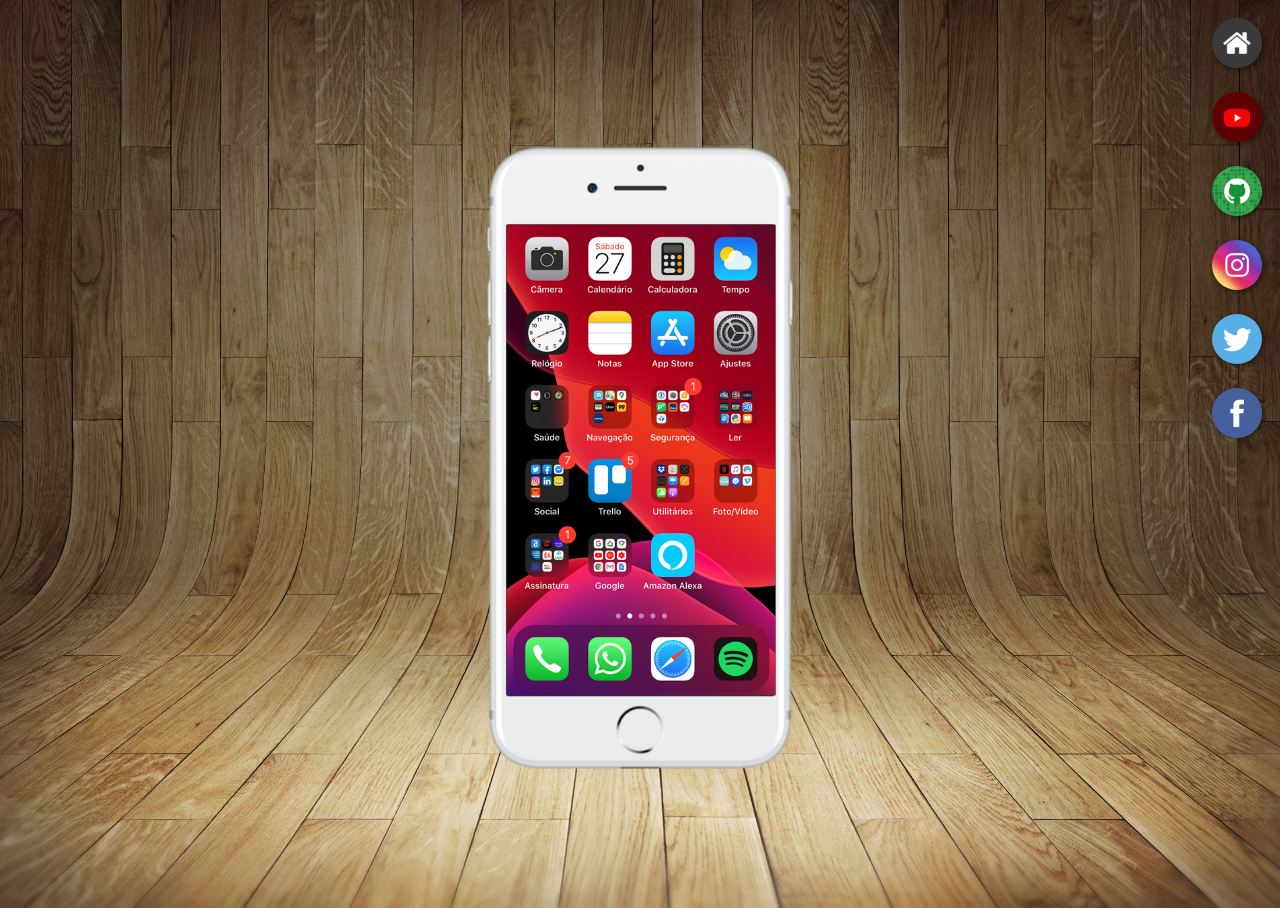
<file: index.html>
<!DOCTYPE html>
<html lang="pt-br">
<head>
    <meta charset="UTF-8">
    <meta name="viewport" content="width=device-width, initial-scale=1.0">
    <link rel="shortcut icon" href="favicon.ico" type="image/x-icon">
    <title>Projeto Redes Sociais</title>
    <link rel="stylesheet" href="estilos/style.css">
</head>
<body>
    <main>
        <section id="telefone">
            <iframe name="tela" id="tela" src="home.html" frameborder="0" scrolling="no">
                <p>Infelizemente seu navegador não é compatível com isso.</p>
            </iframe>
        </section>
        <section id="redes-sociais">
            <a href="home.html" target="tela"> 
                <img src="imagens/logo-home.jpg" alt="home"> </a> <br>
            <a href="youtube.html" target="tela" scrolling="yes"> 
                <img src="imagens/logo-youtube.jpg" alt="youtube"> 
            </a> <br>
            <a href="github.html" target="tela">
                <img src="imagens/logo-github.jpg" alt="github">
            </a> <br>
            <a href="instagram.html" target="tela">
                <img src="imagens/logo-instagram.jpg" alt="instagram">
            </a> <br>
            <a href="twitter.html" target="tela">
                <img src="imagens/logo-twitter.jpg" alt="twitter">
            </a> <br>
            <a href="facebook.html" target="tela">
                <img src="imagens/logo-facebook.jpg" alt="facebook">
            </a>
        </section>
    </main>
    
</body>
</html>
</file>
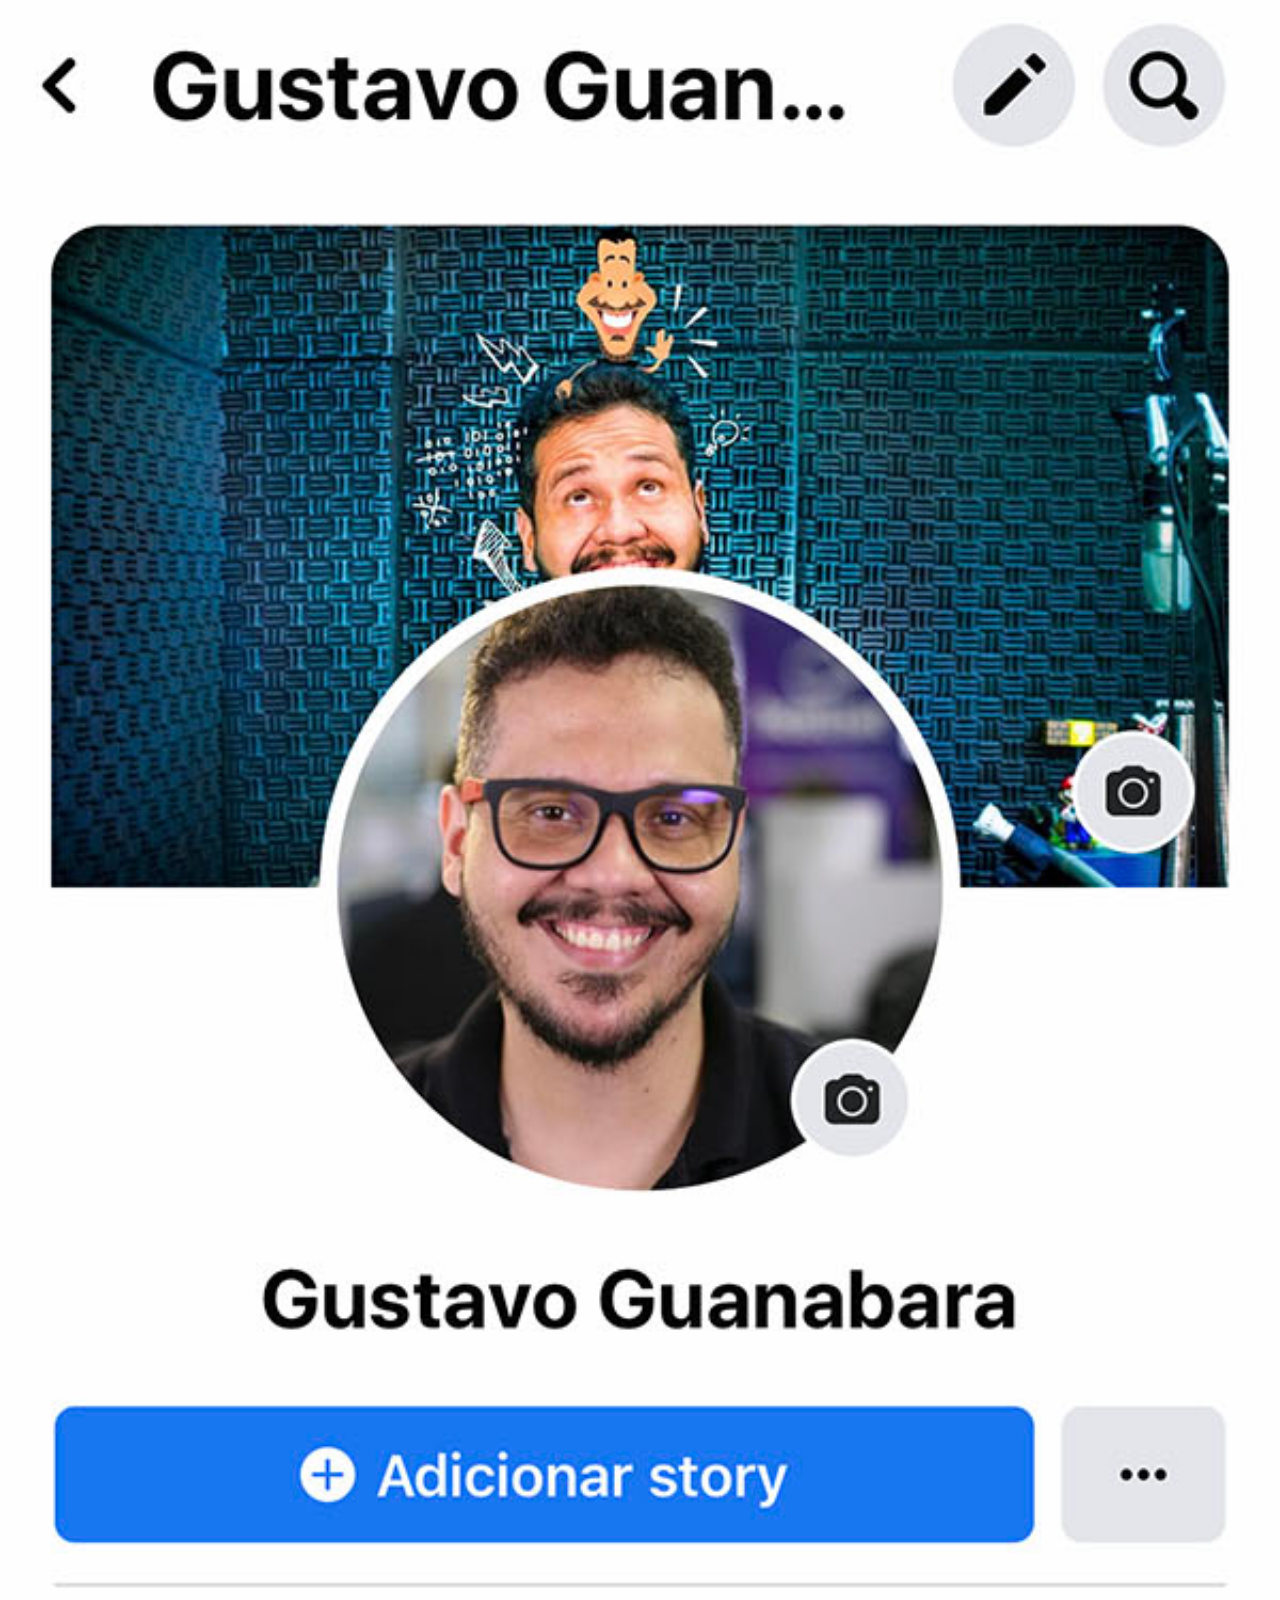
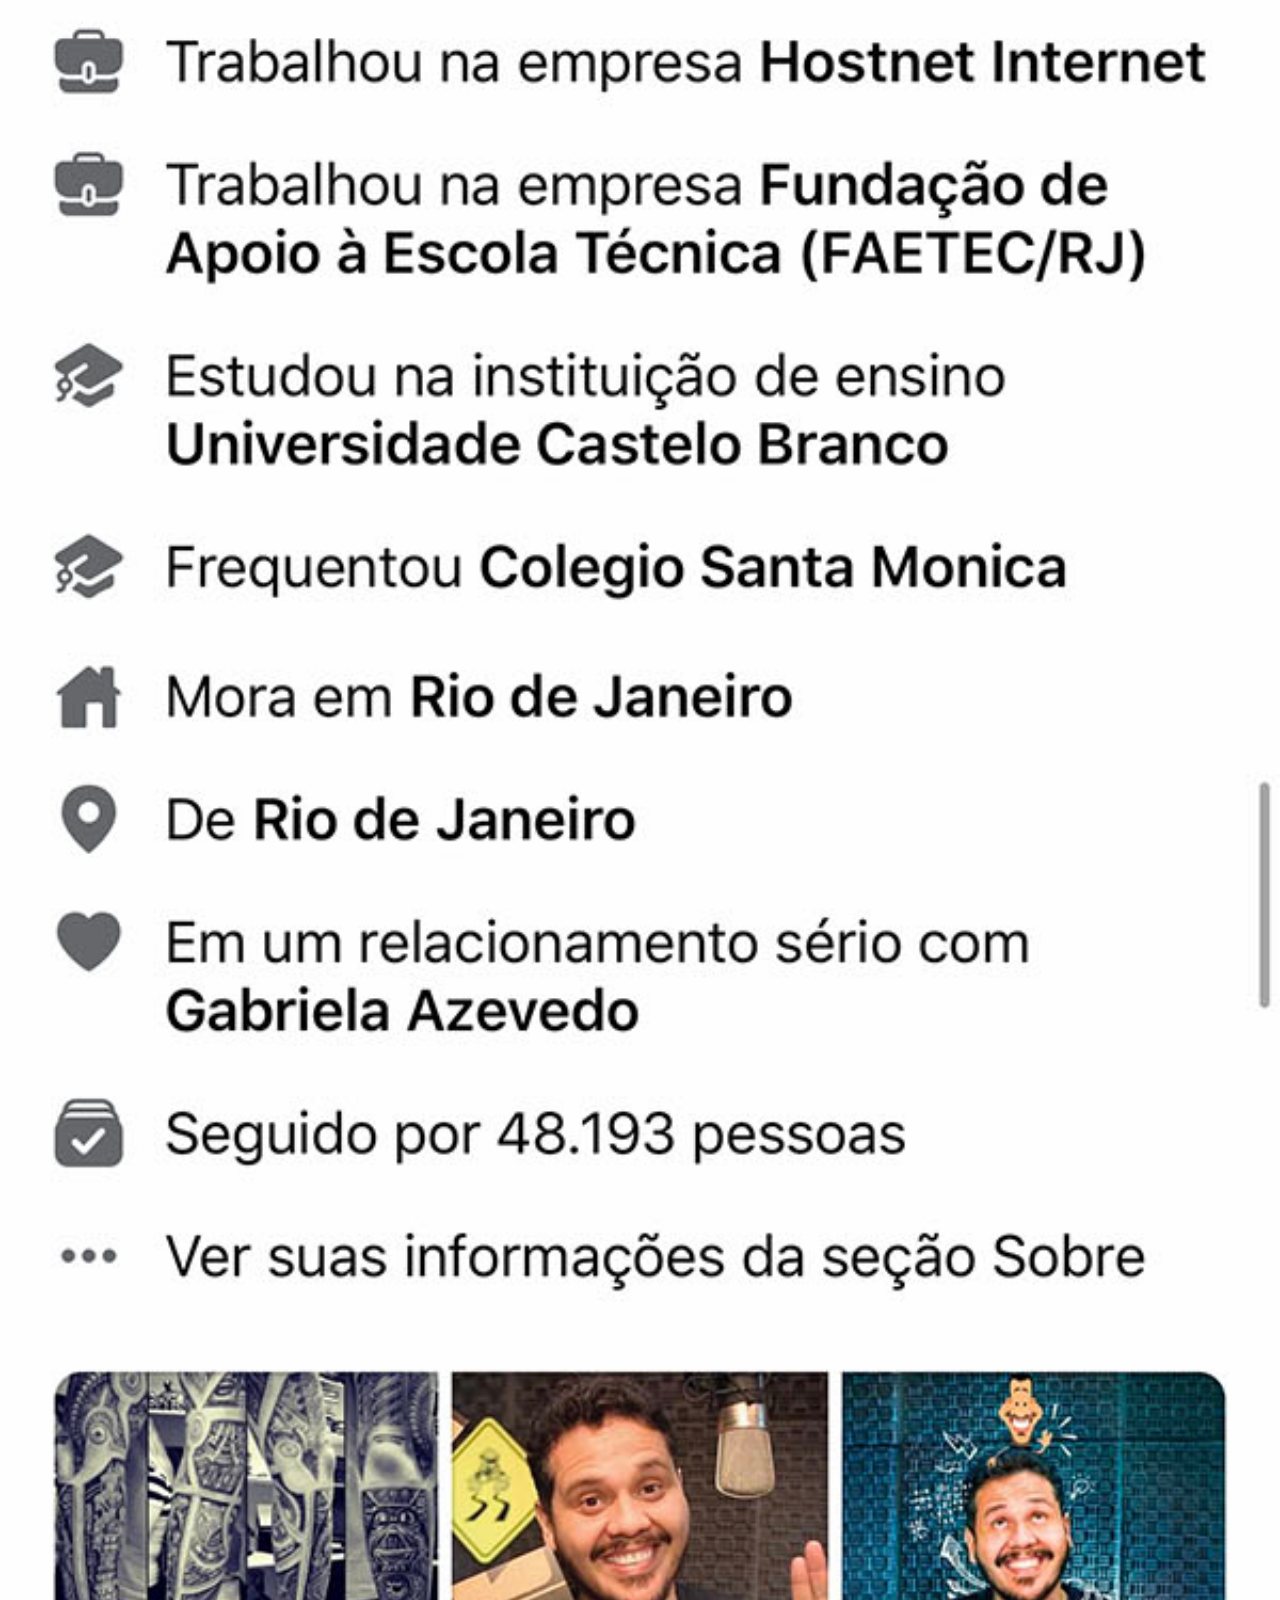
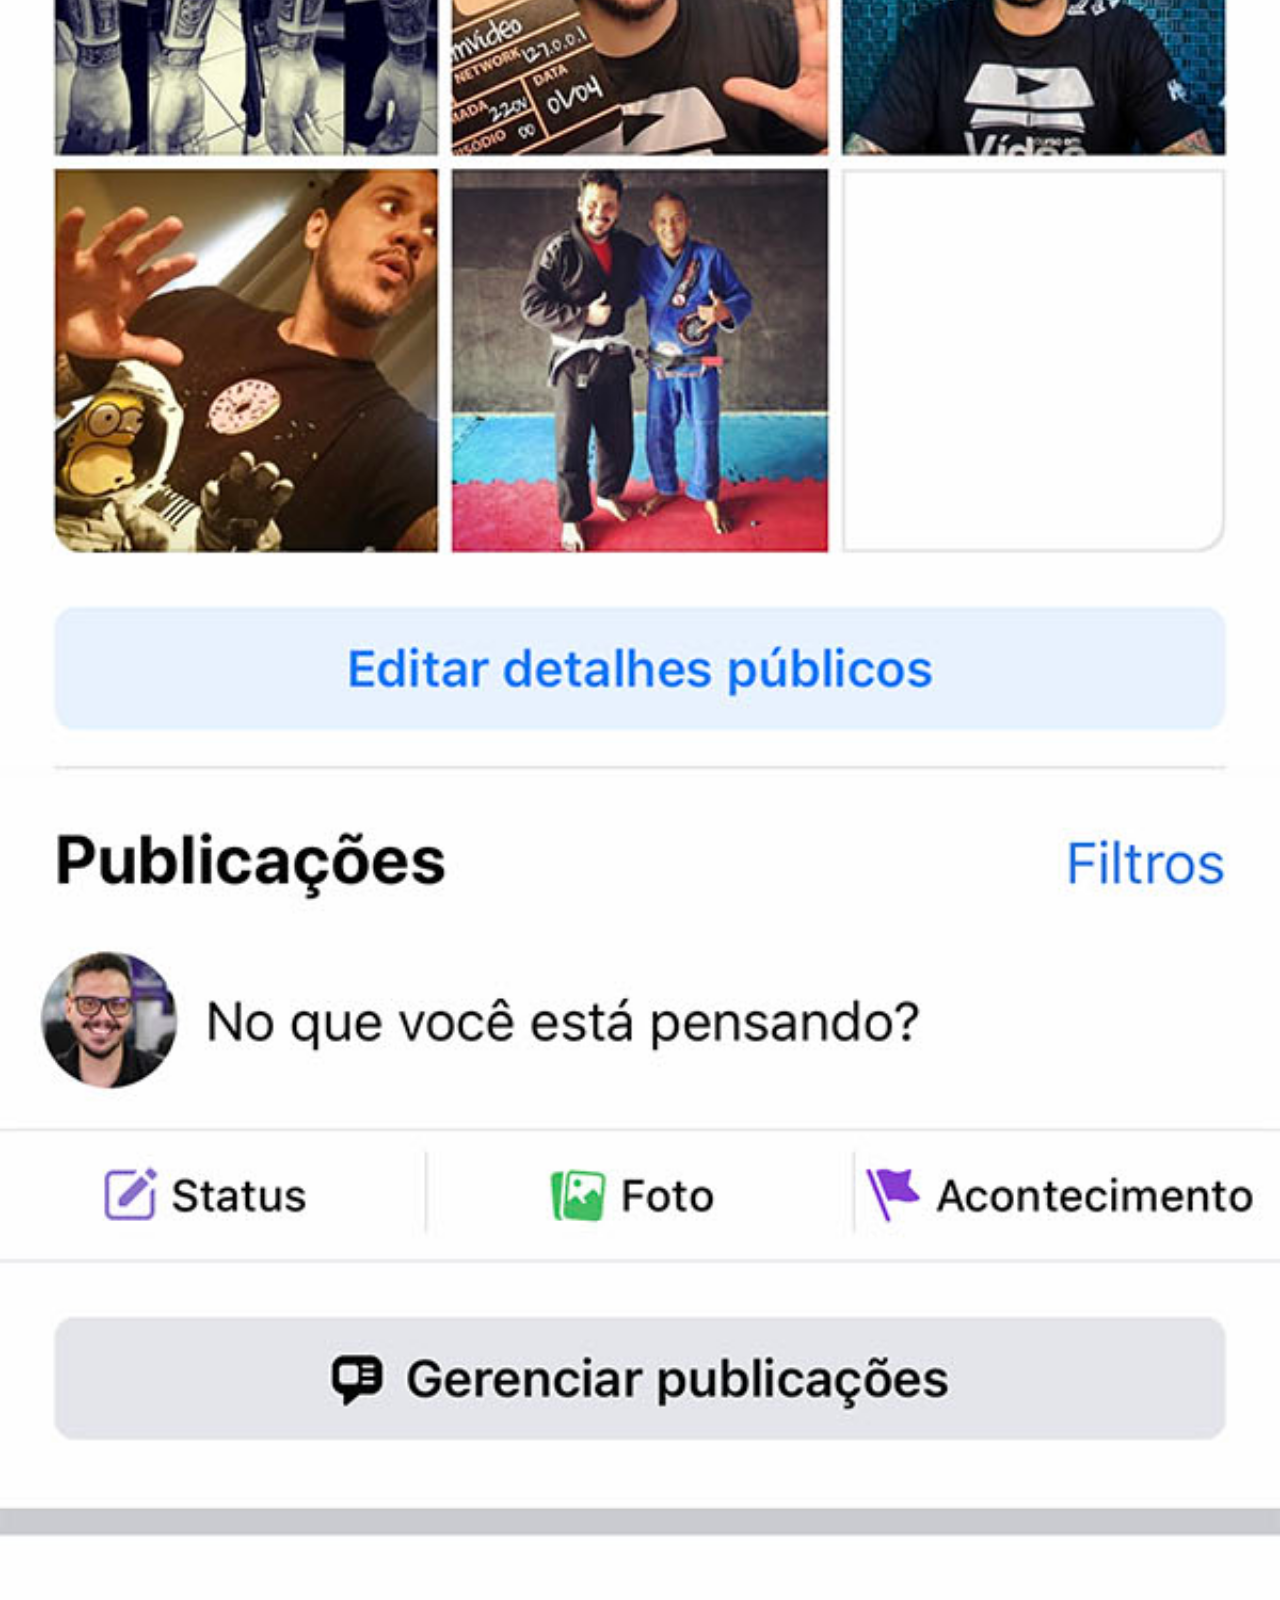
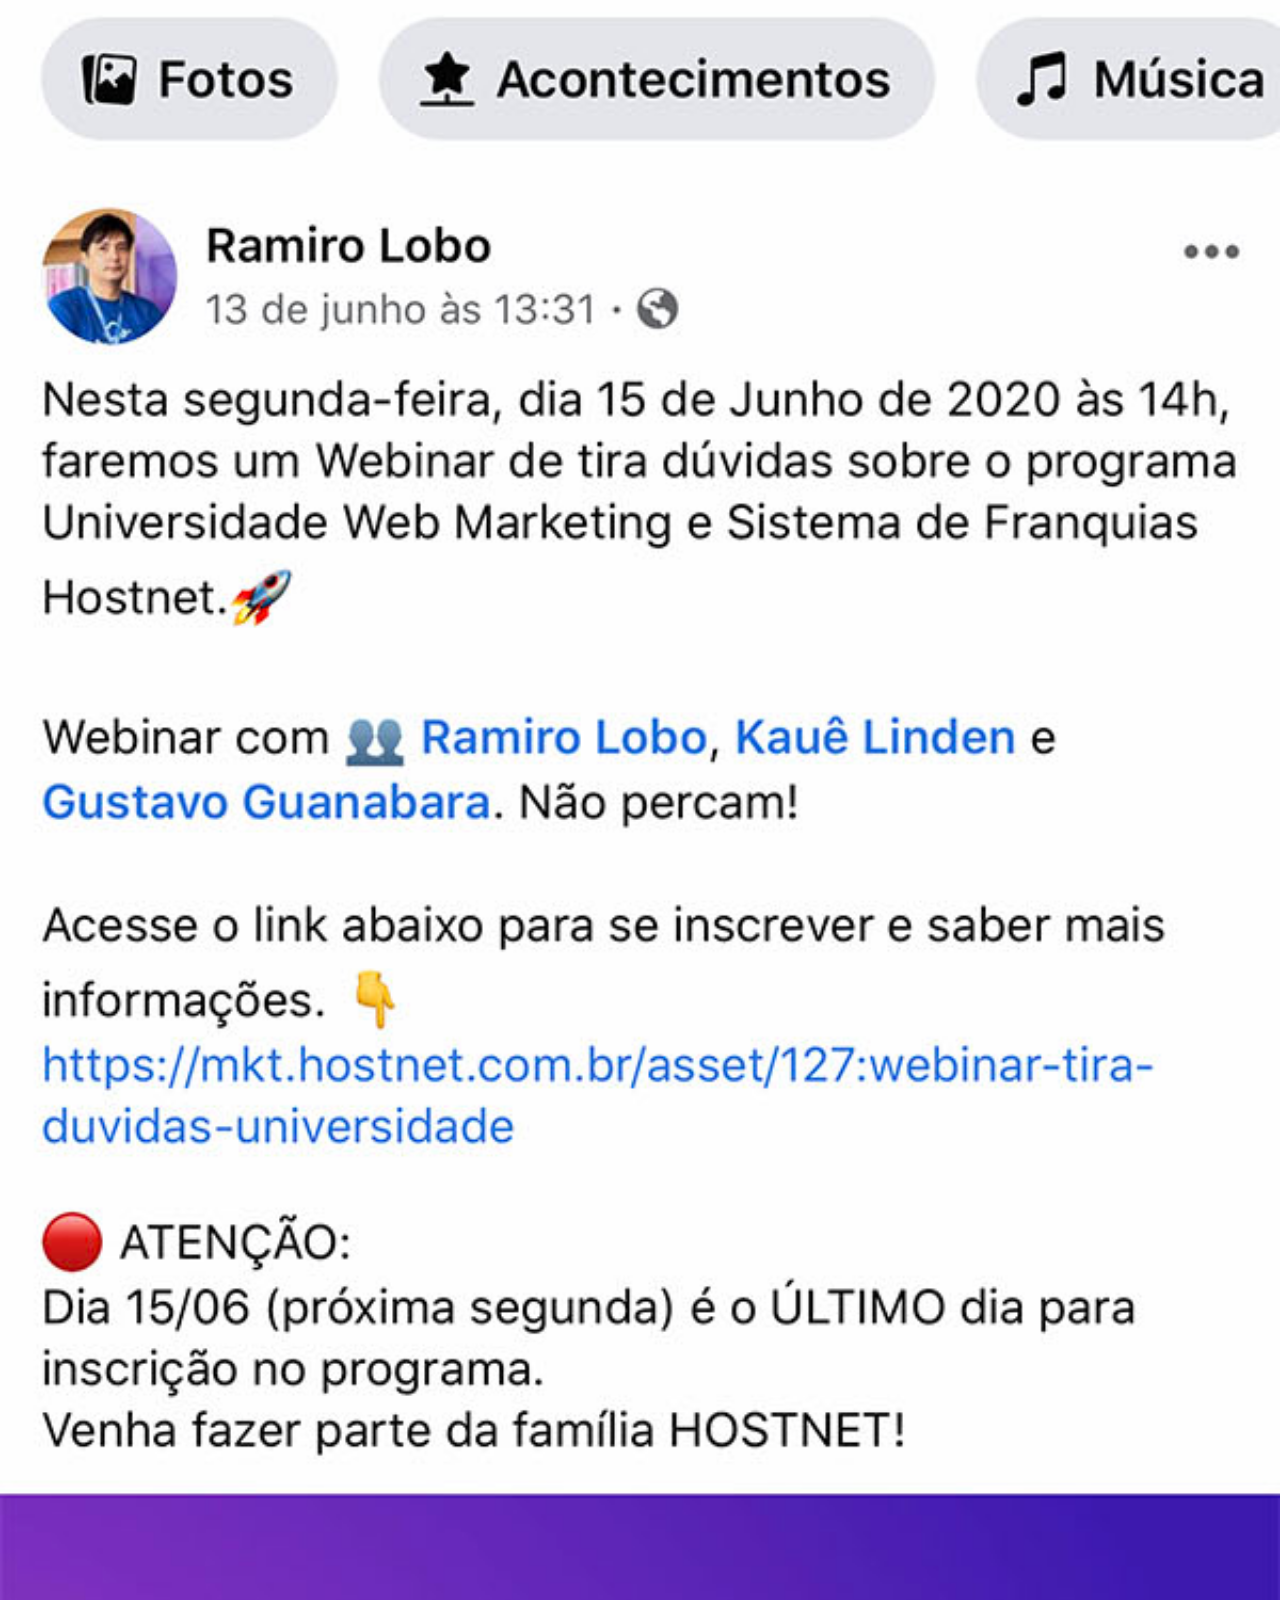
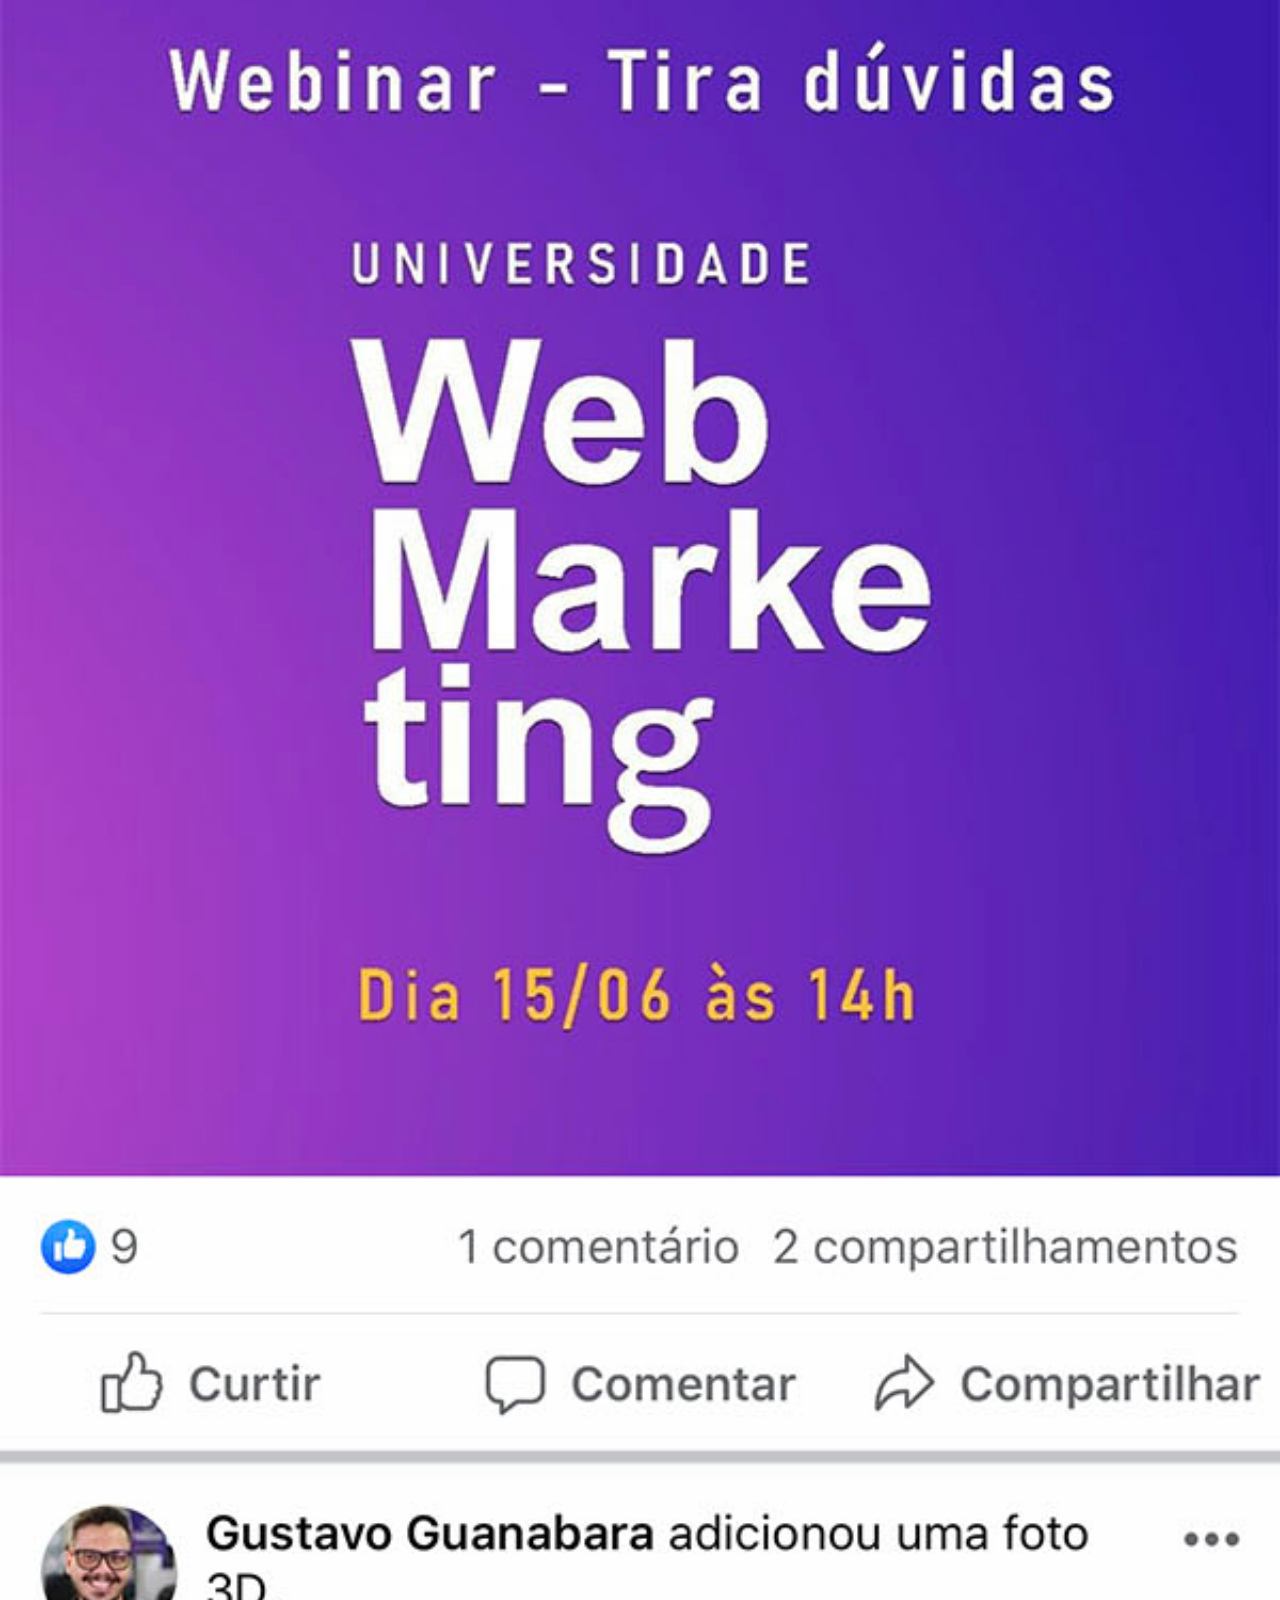
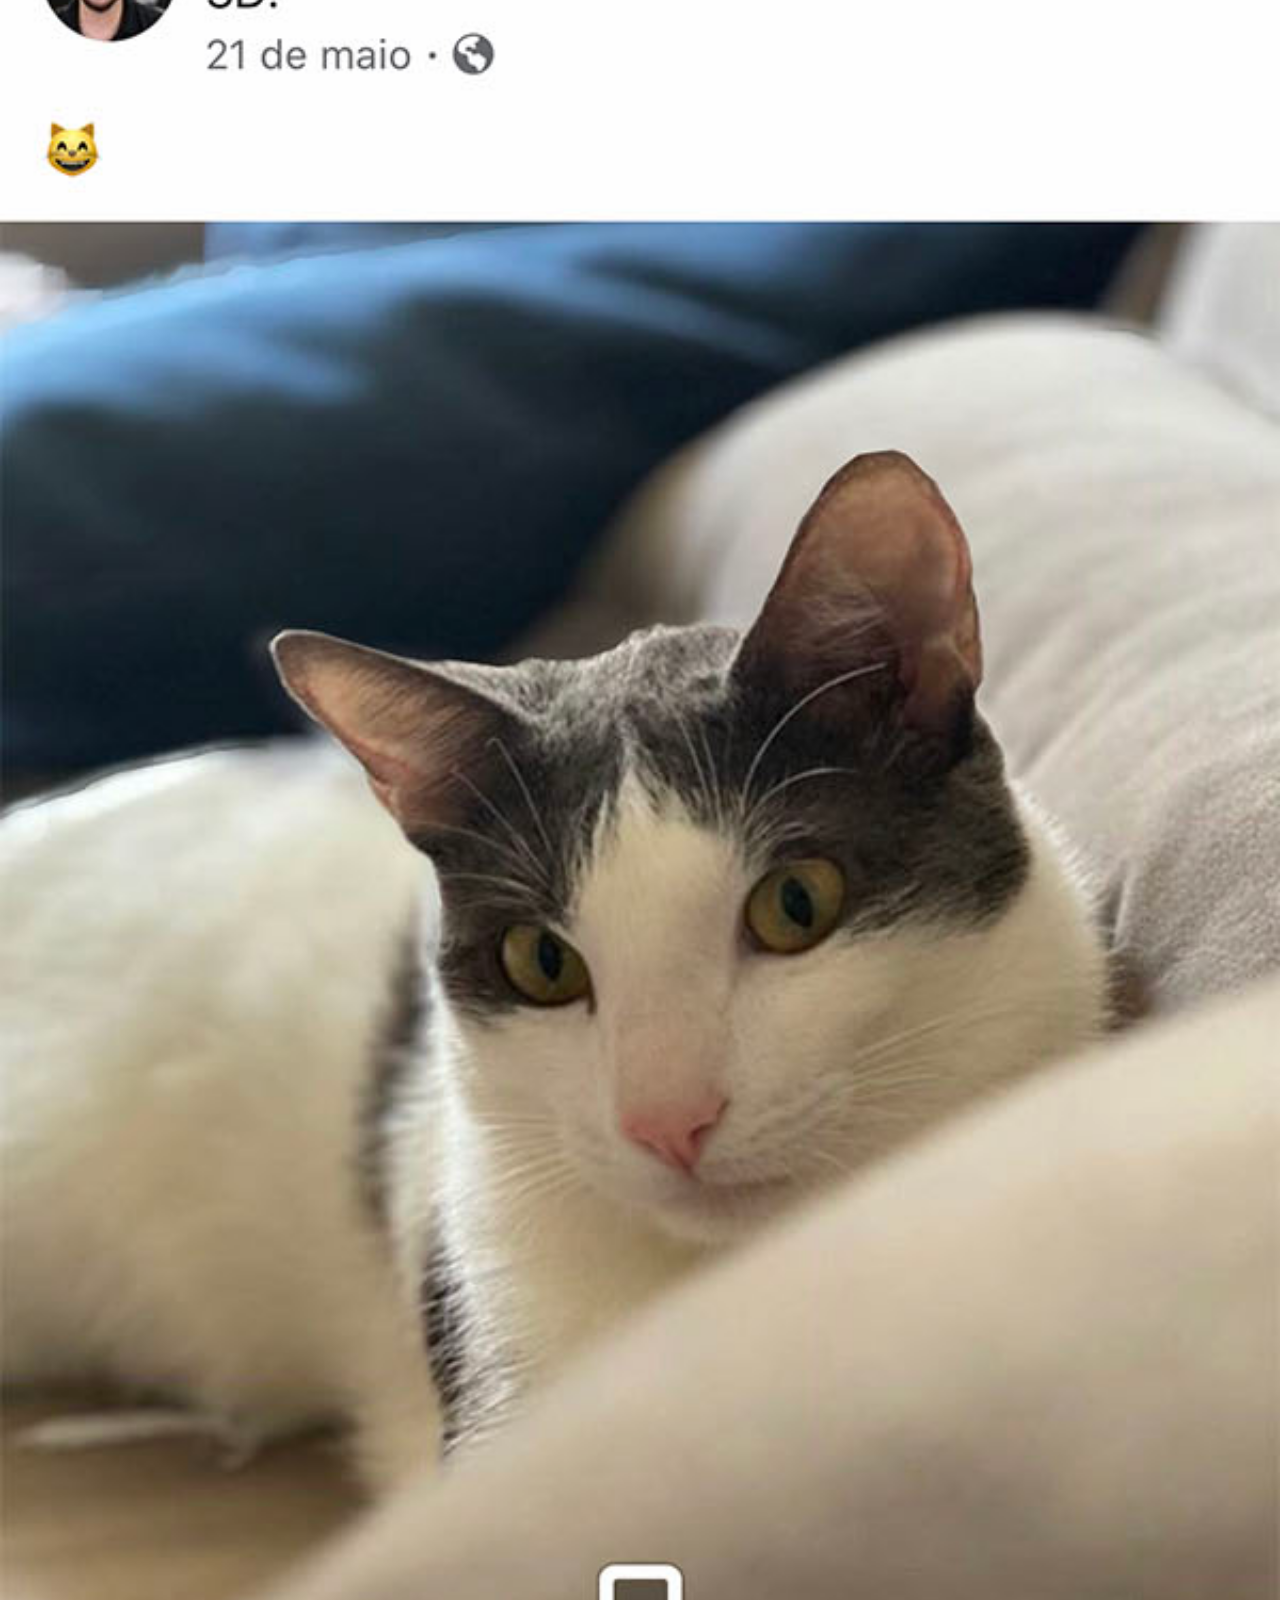
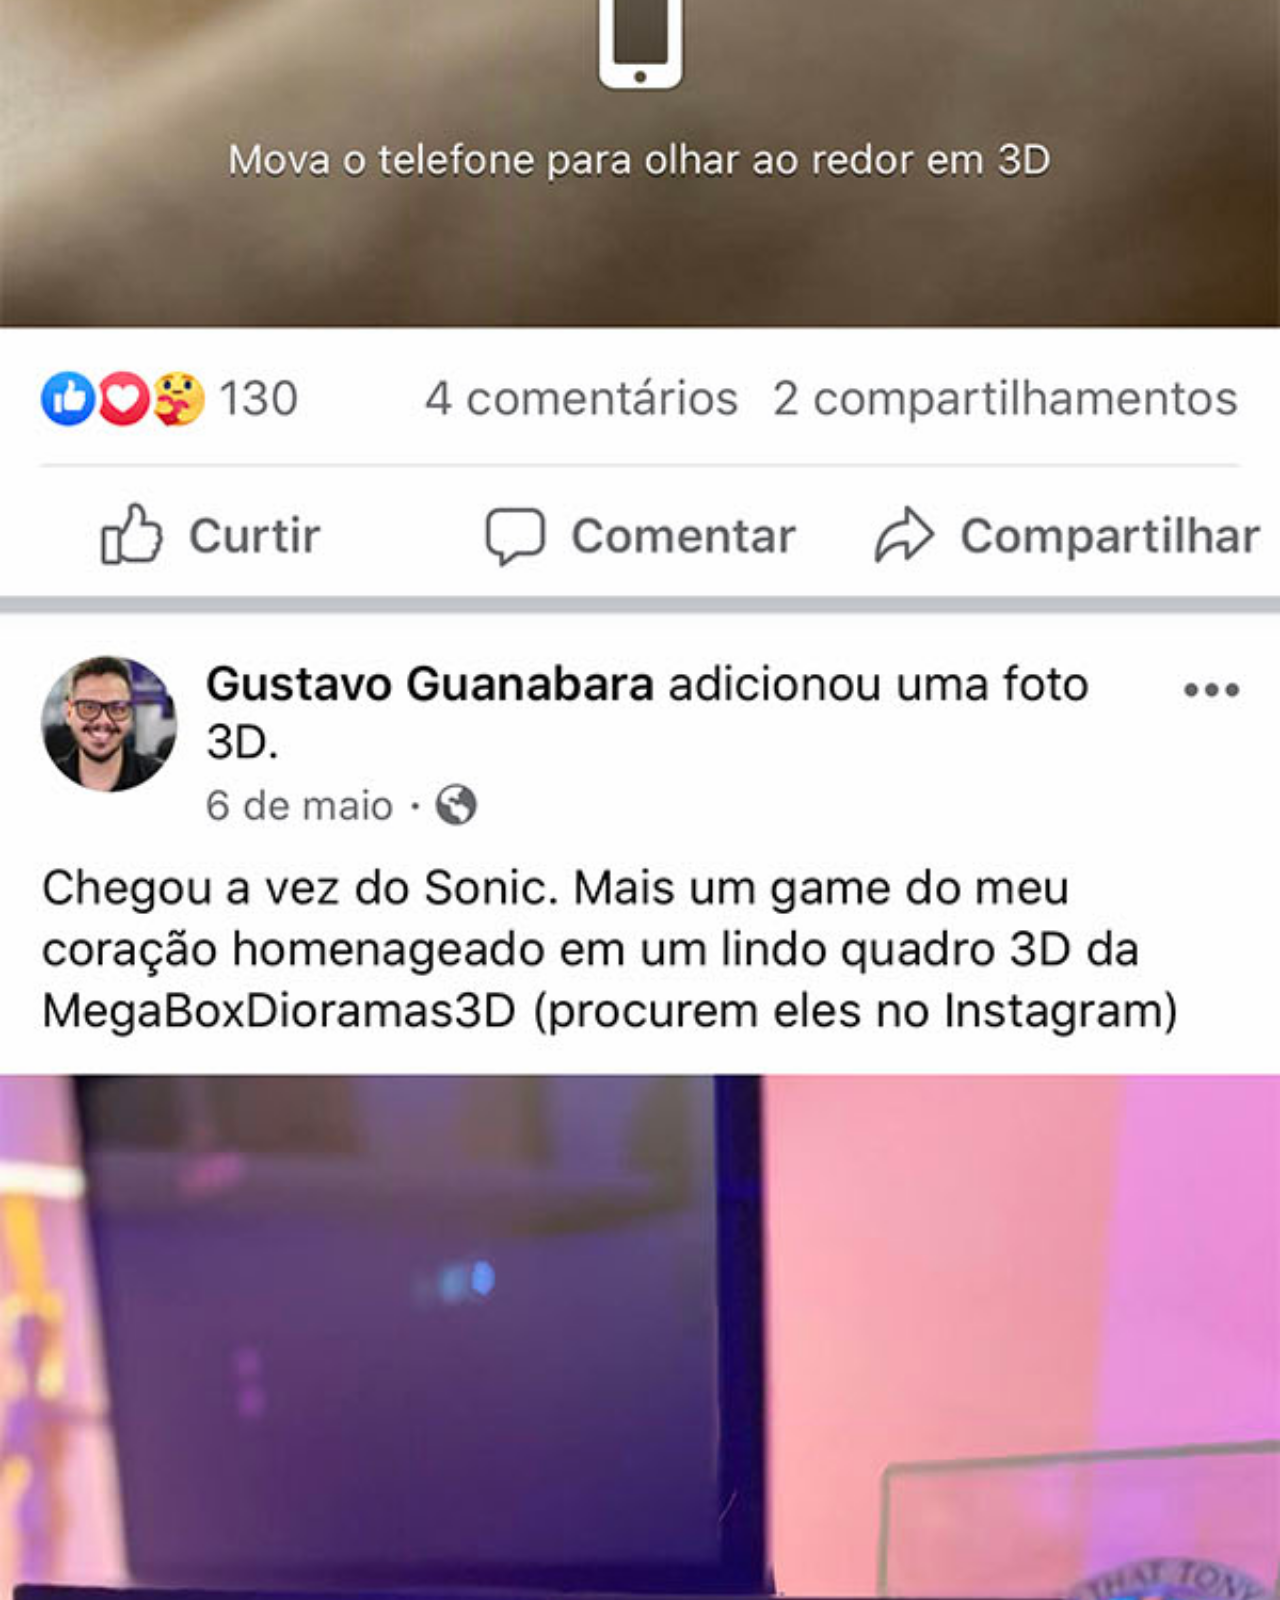
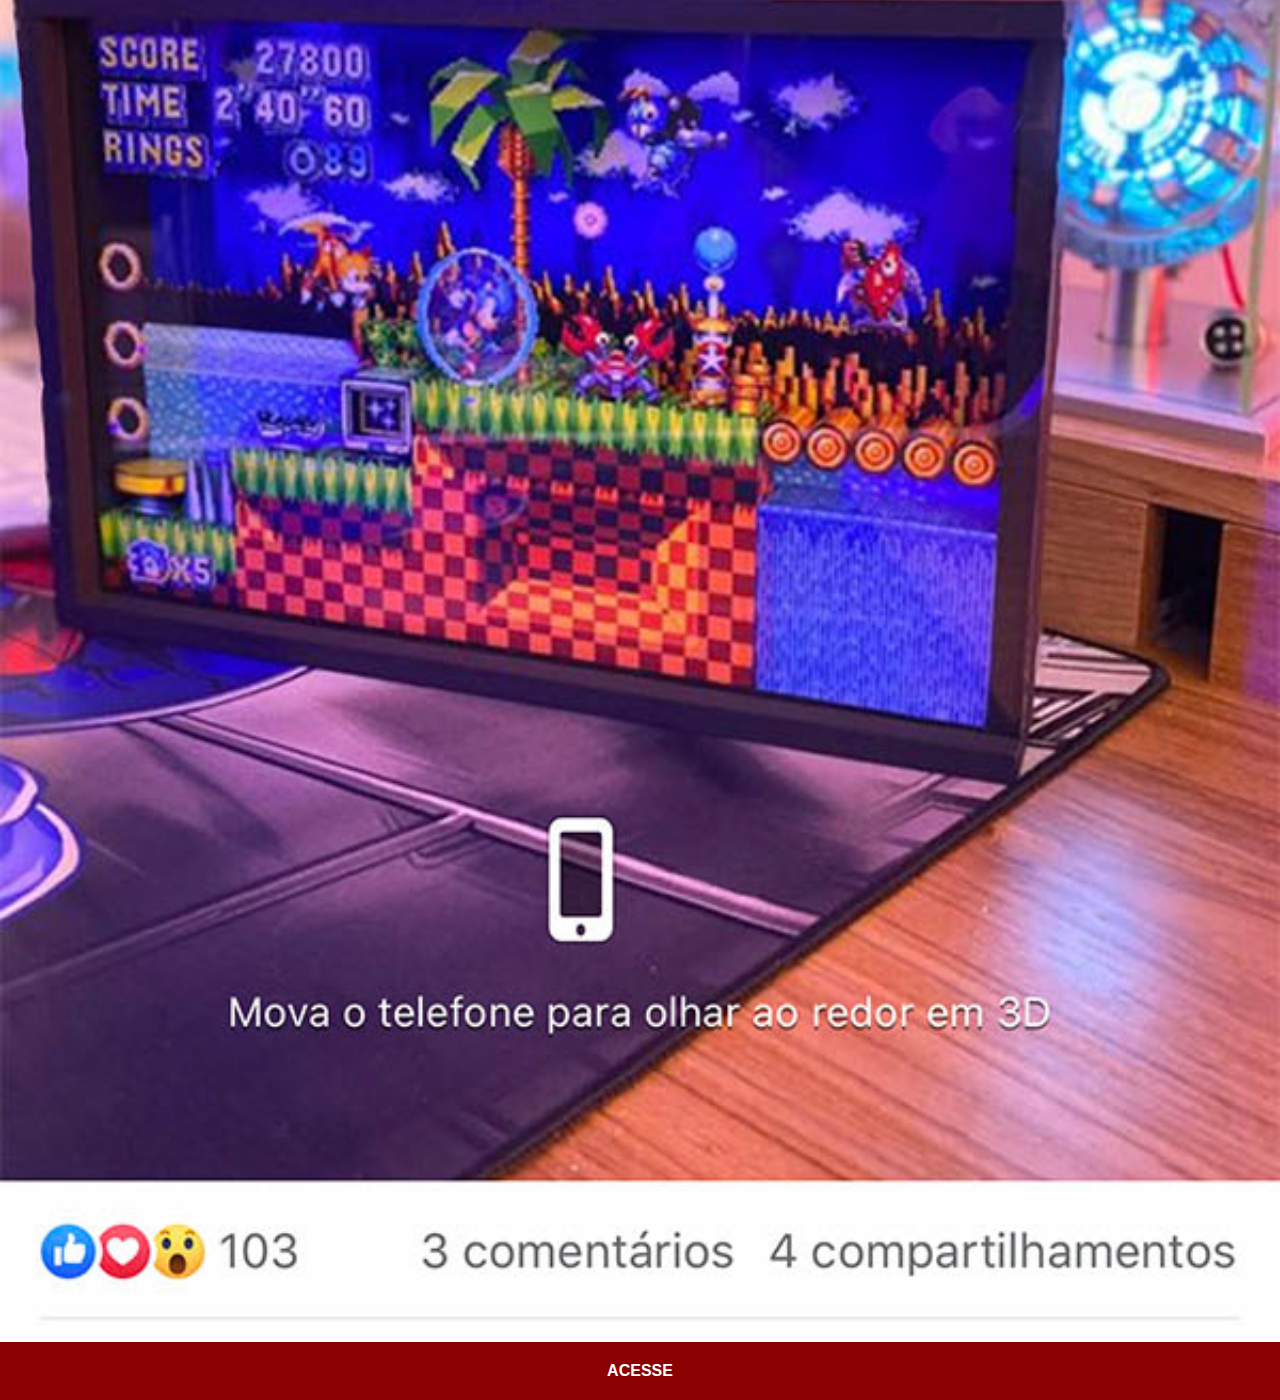
<file: facebook.html>
<!DOCTYPE html>
<html lang="pt-br">
<head>
    <meta charset="UTF-8">
    <meta name="viewport" content="width=device-width, initial-scale=1.0">
    <title>Facebook</title>
    <link rel="stylesheet" href="estilos/social.css">
</head>
<body>
    <img src="imagens/tela-facebook.jpg" alt="facebook">
    <a href="https://www.facebook.com/gustavoguanabara" target="_blank">ACESSE</a>
</body>
</html>
</file>
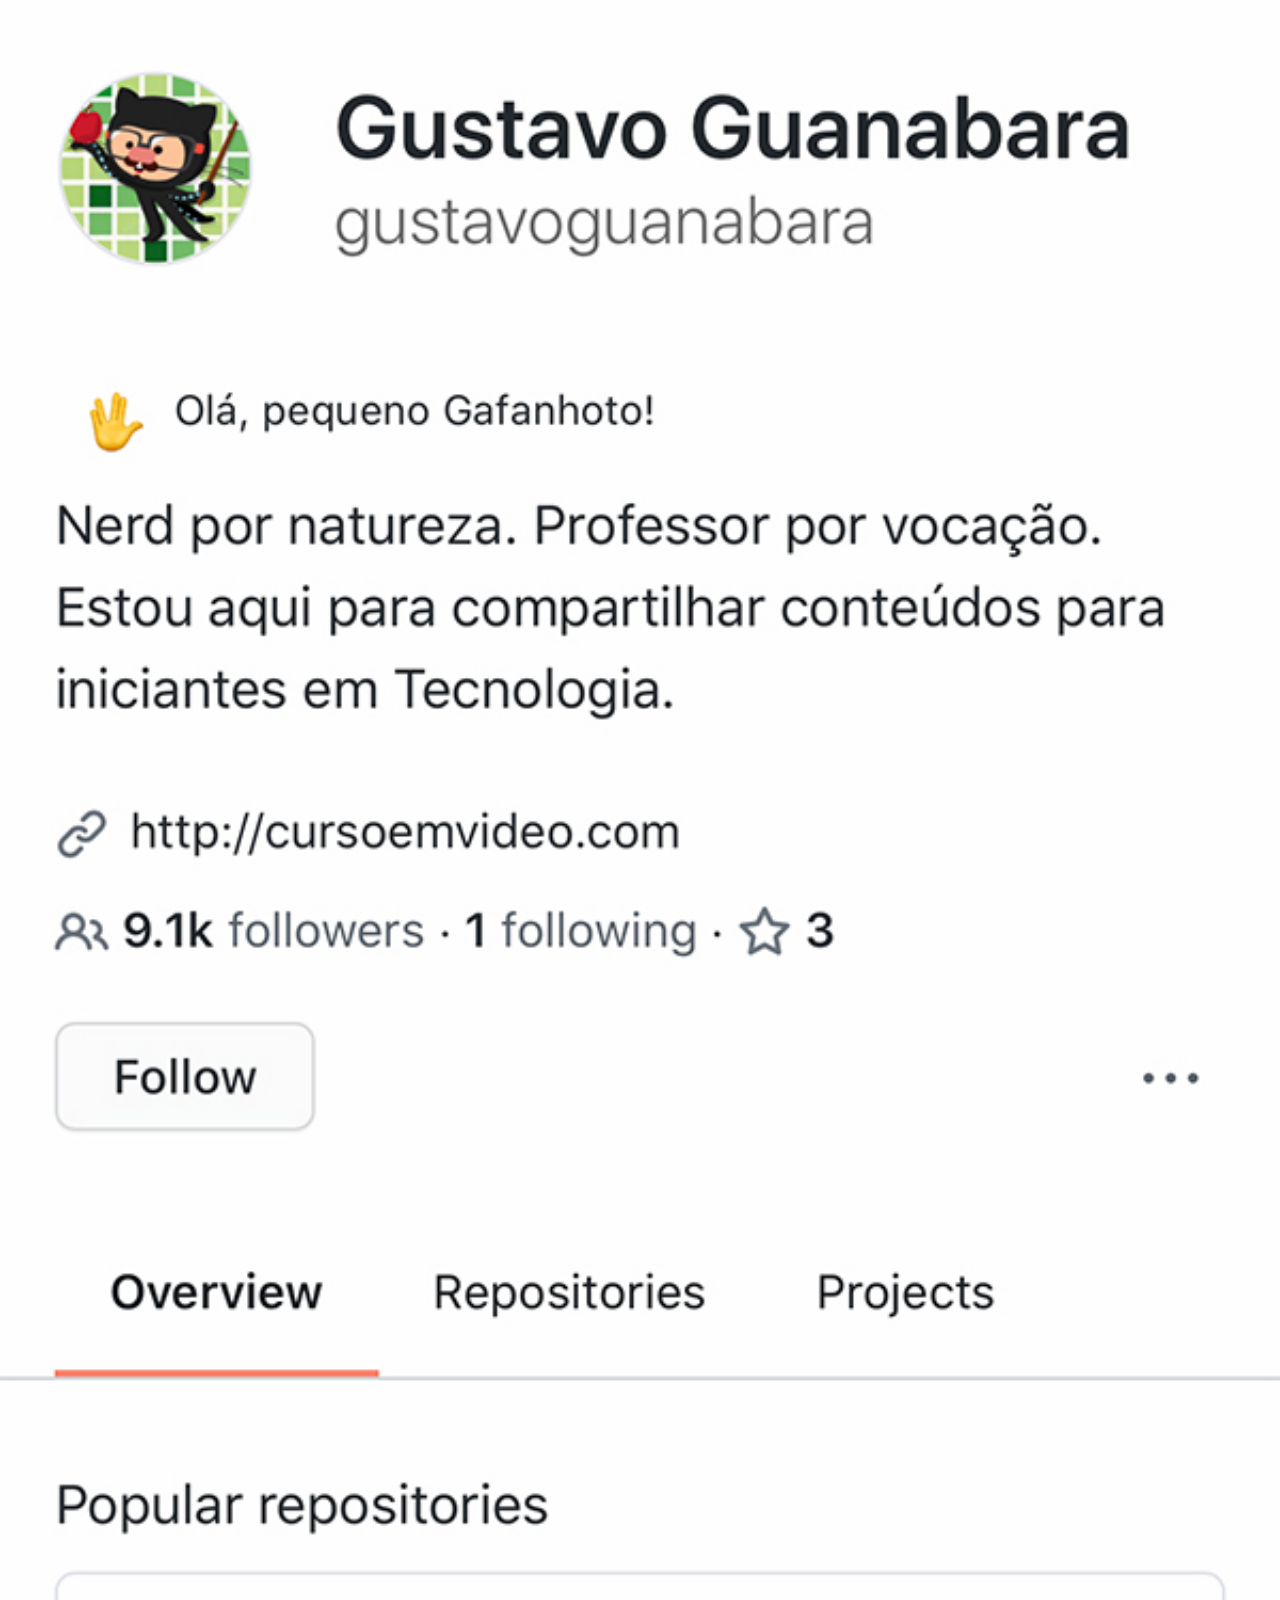
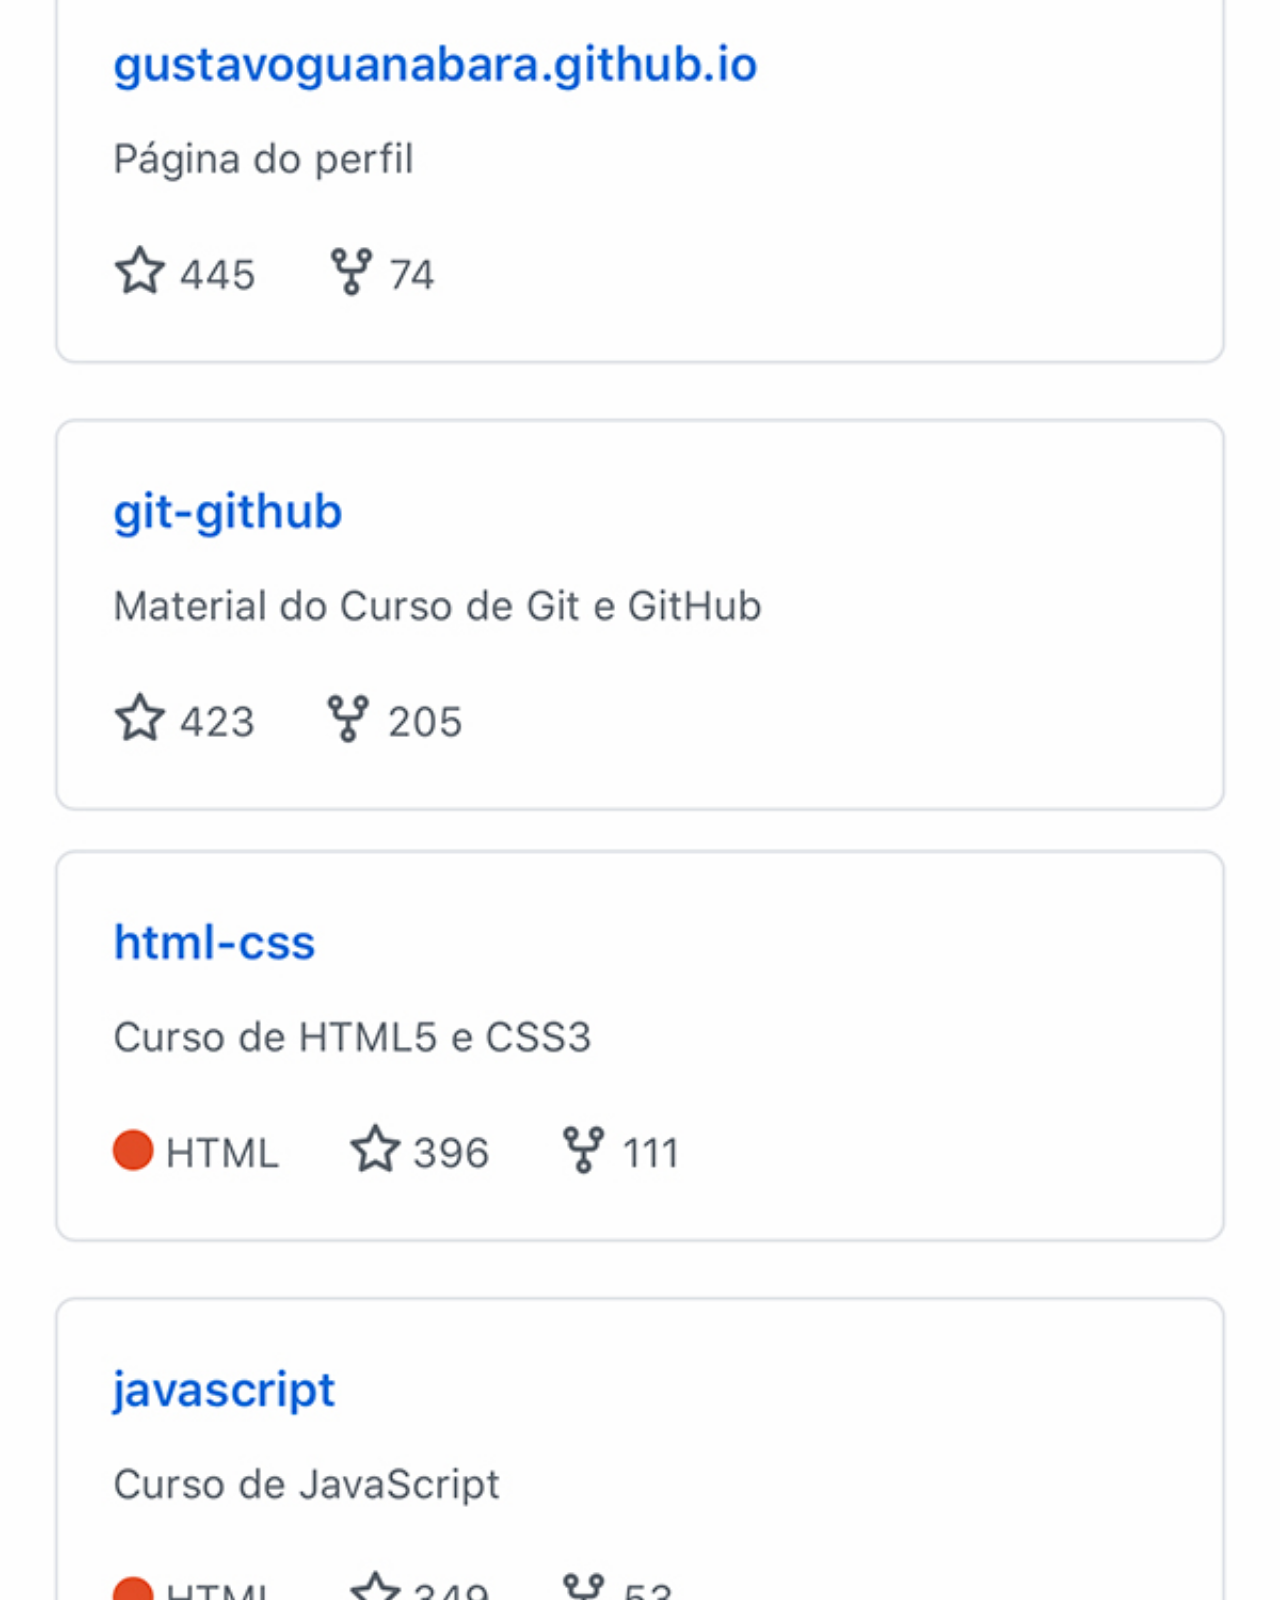
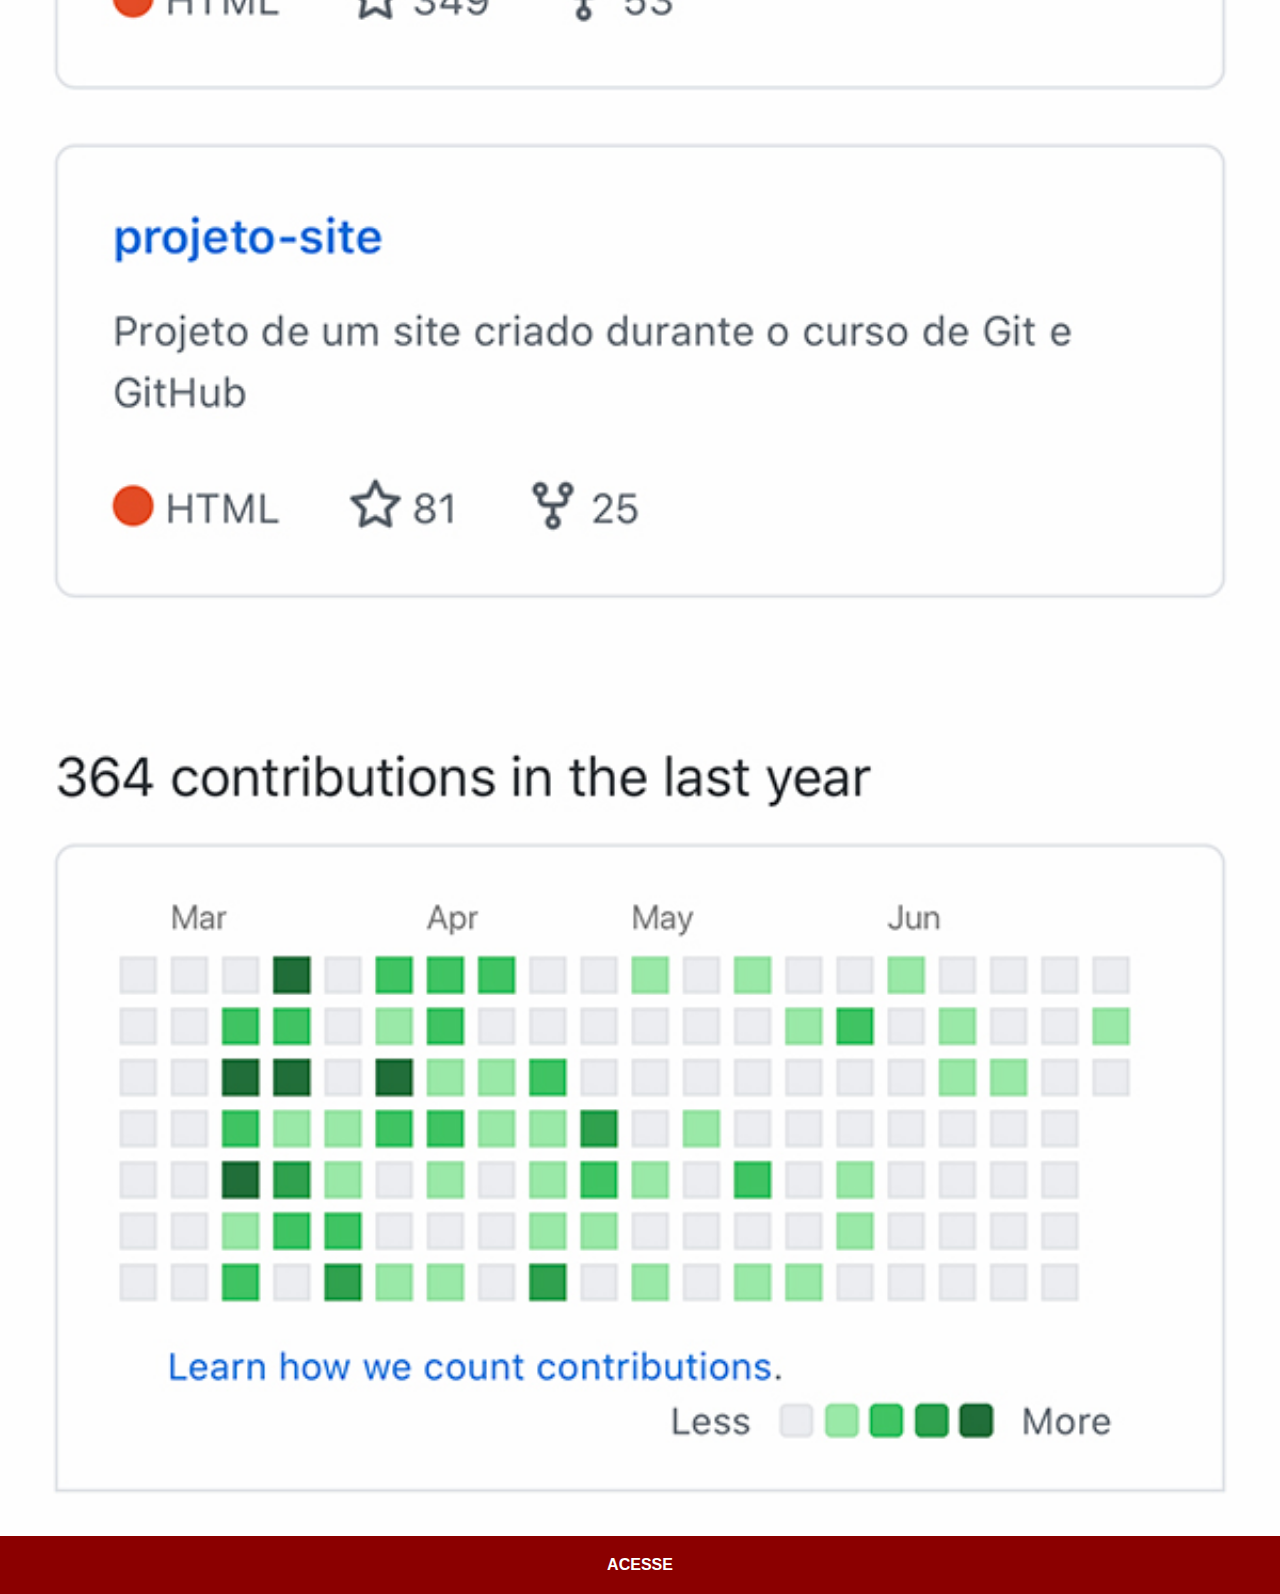
<file: github.html>
<!DOCTYPE html>
<html lang="pt-br">
<head>
    <meta charset="UTF-8">
    <meta name="viewport" content="width=device-width, initial-scale=1.0">
    <title>github</title>
    <link rel="stylesheet" href="estilos/social.css">
</head>
<body>
    <img src="imagens/tela-github.jpg" alt="github">
    <a href="https://github.com/gustavoguanabara/" target="_blank">ACESSE</a>
</body>
</html>
</file>
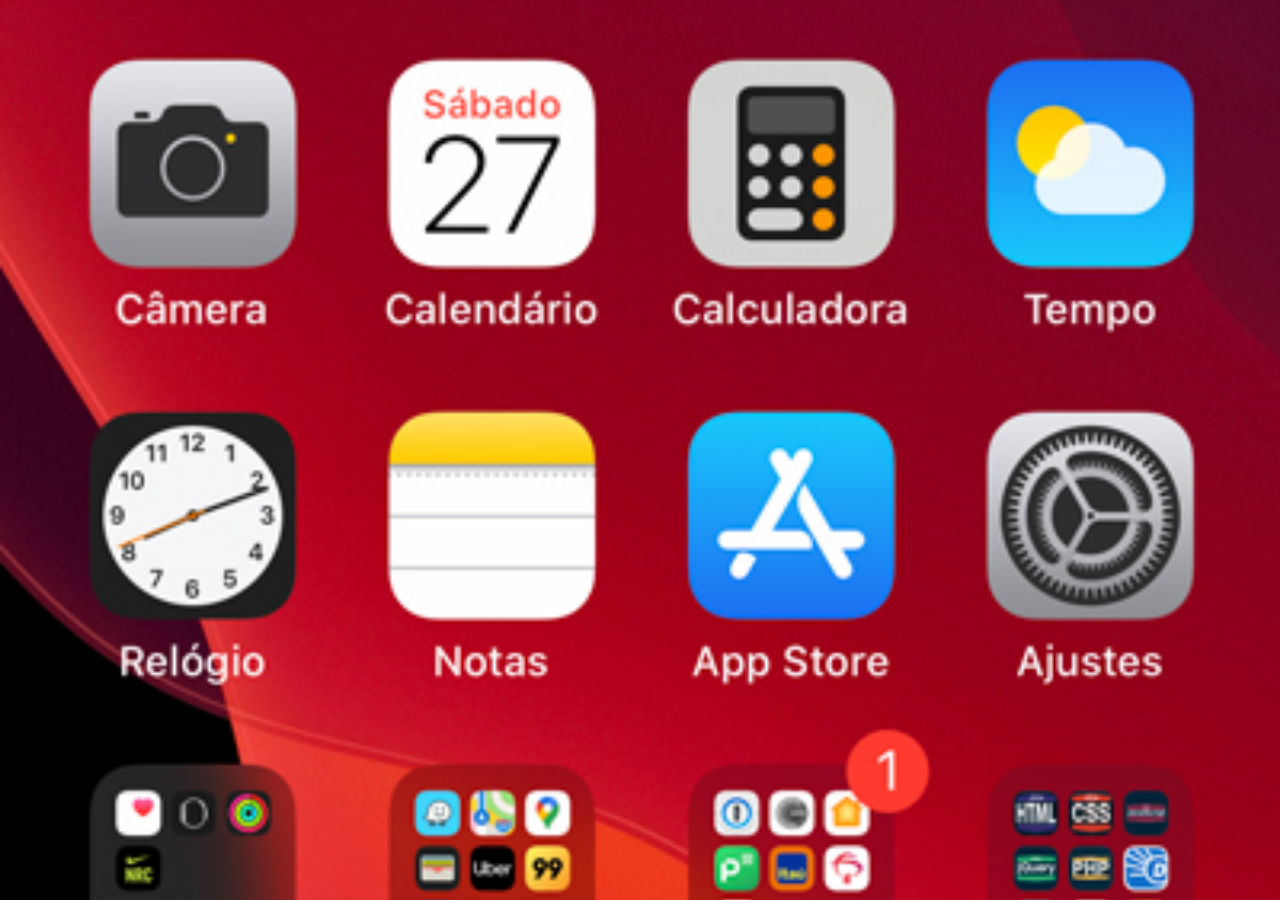
<file: home.html>
<!DOCTYPE html>
<html lang="pt-br">
<head>
    <meta charset="UTF-8">
    <meta name="viewport" content="width=device-width, initial-scale=1.0">
    <title>Home</title>
    <style>
        * {
            margin: 0px;
            padding: 0px;
        }
        body {
            height: 100vh;
            width: 100vh;
            background: black url('imagens/tela-home.jpg') no-repeat top center;
            background-size: cover;
        }
    </style>
</head>
<body>
    
</body>
</html>
</file>
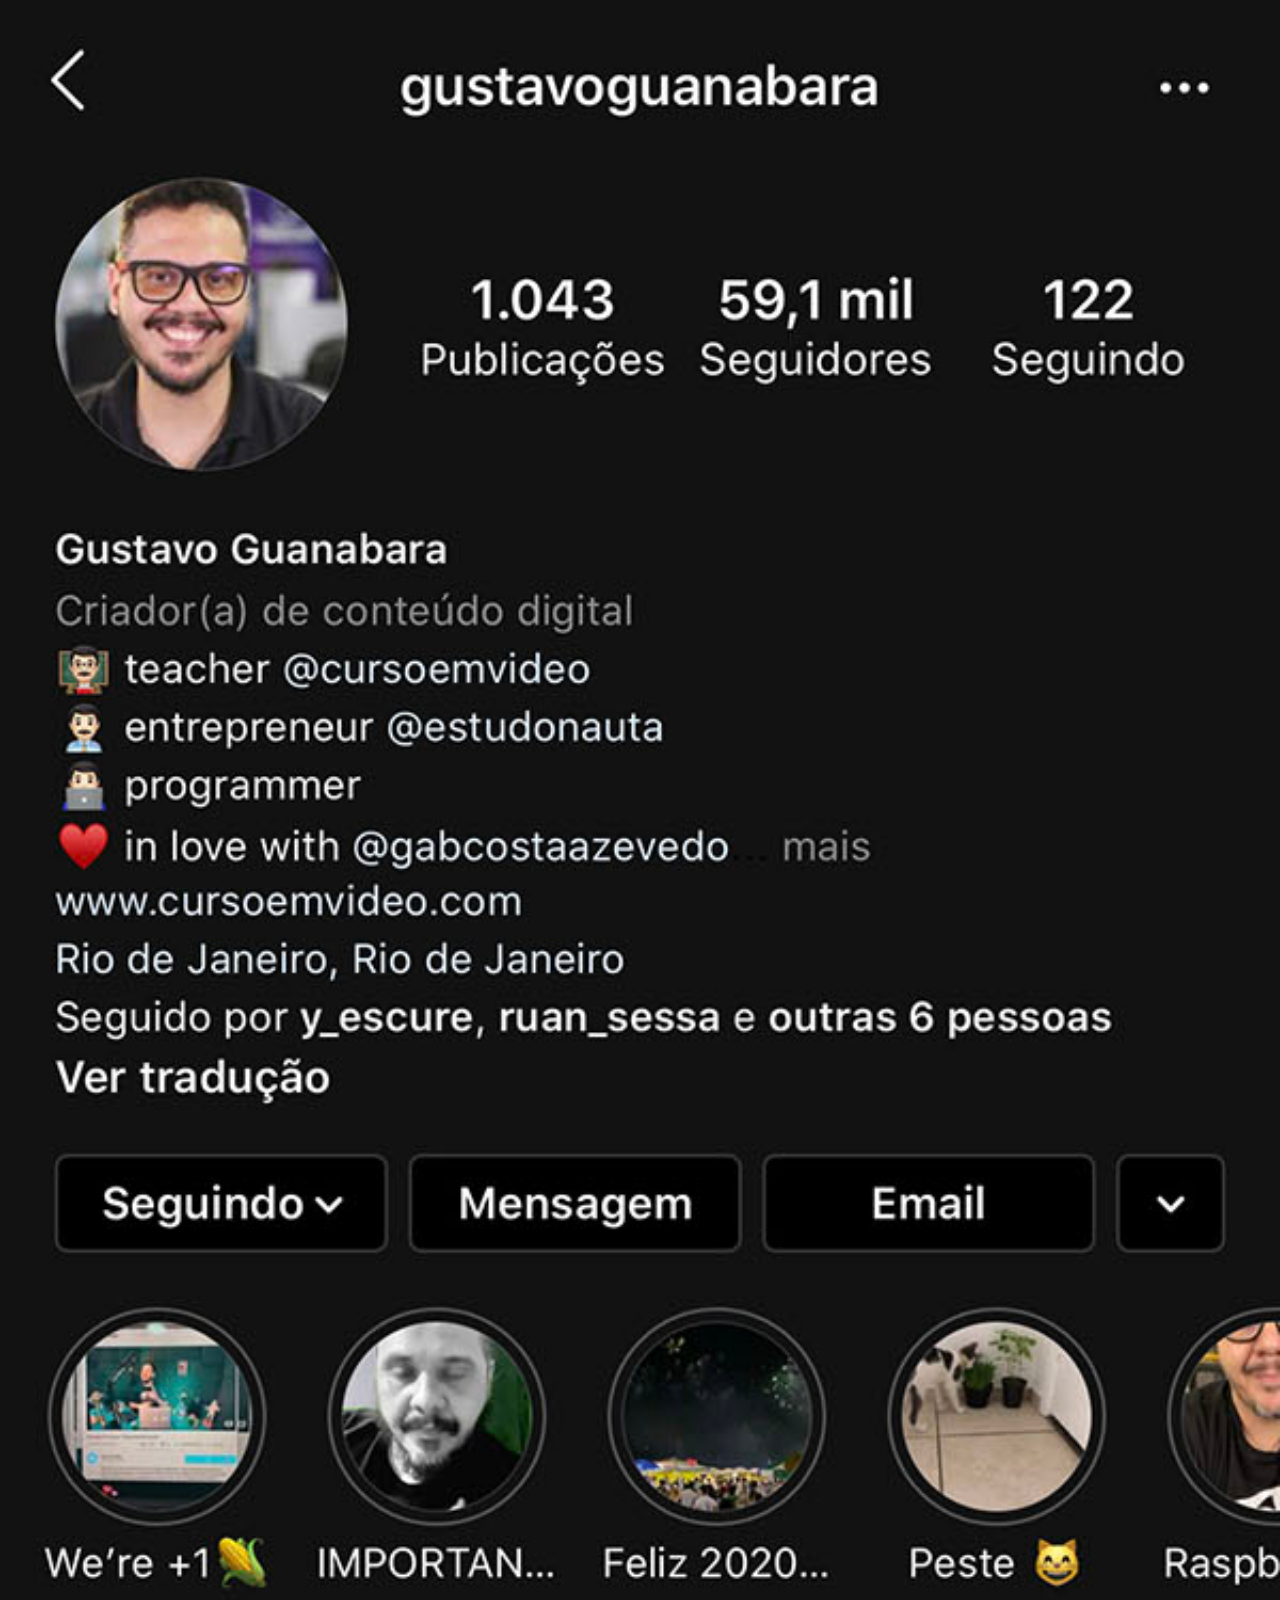
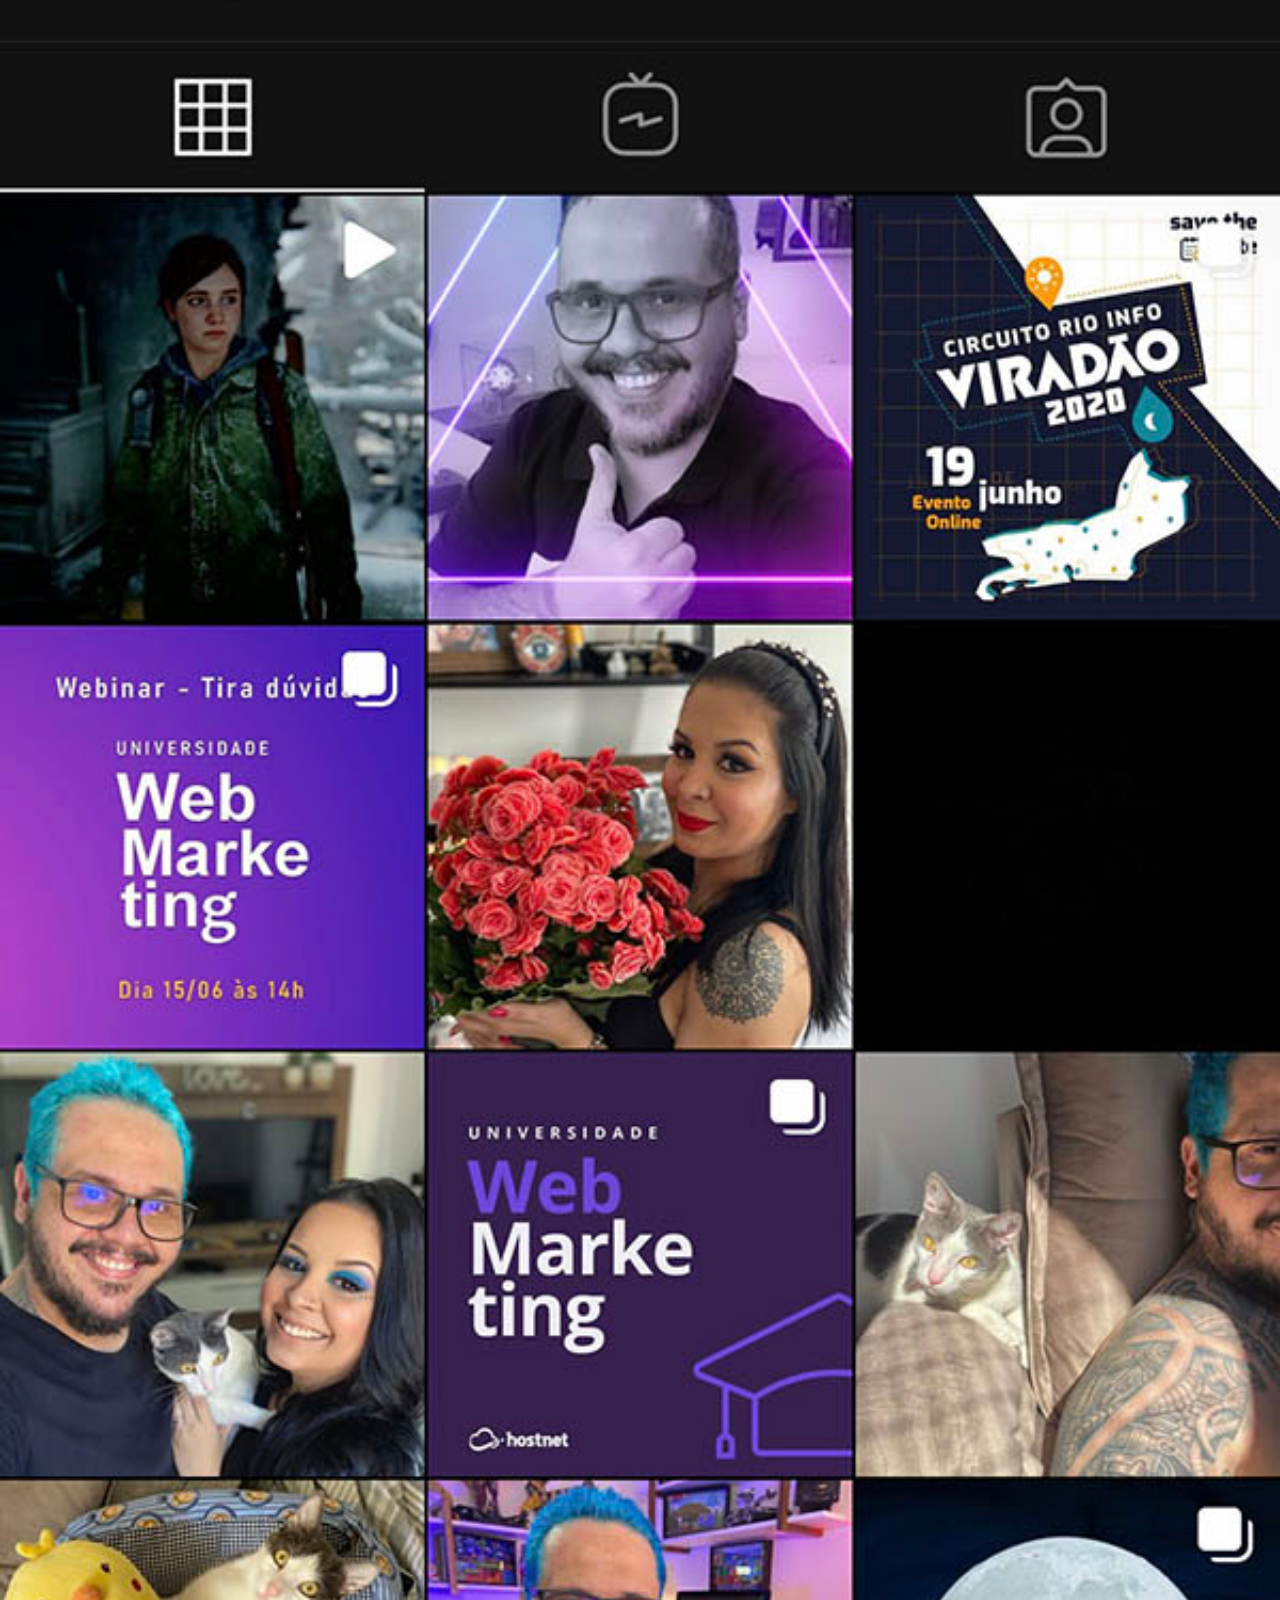
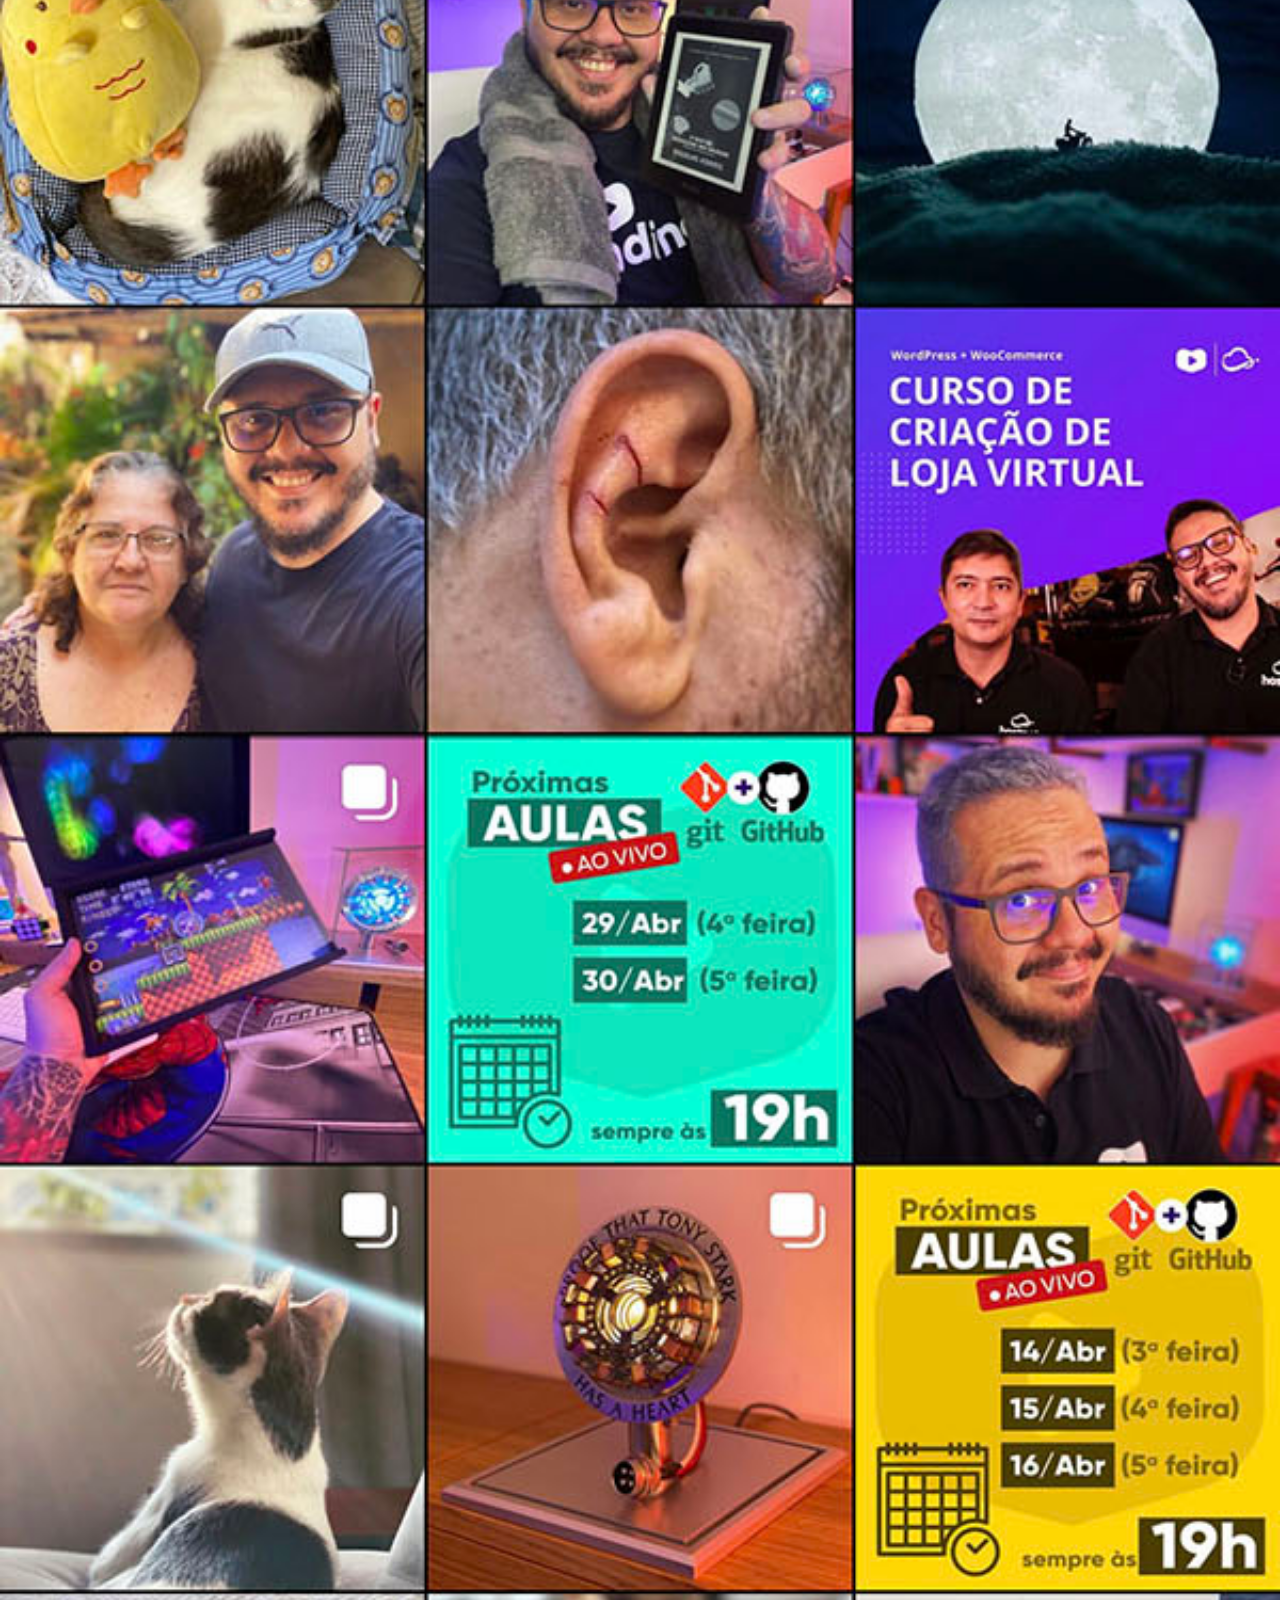
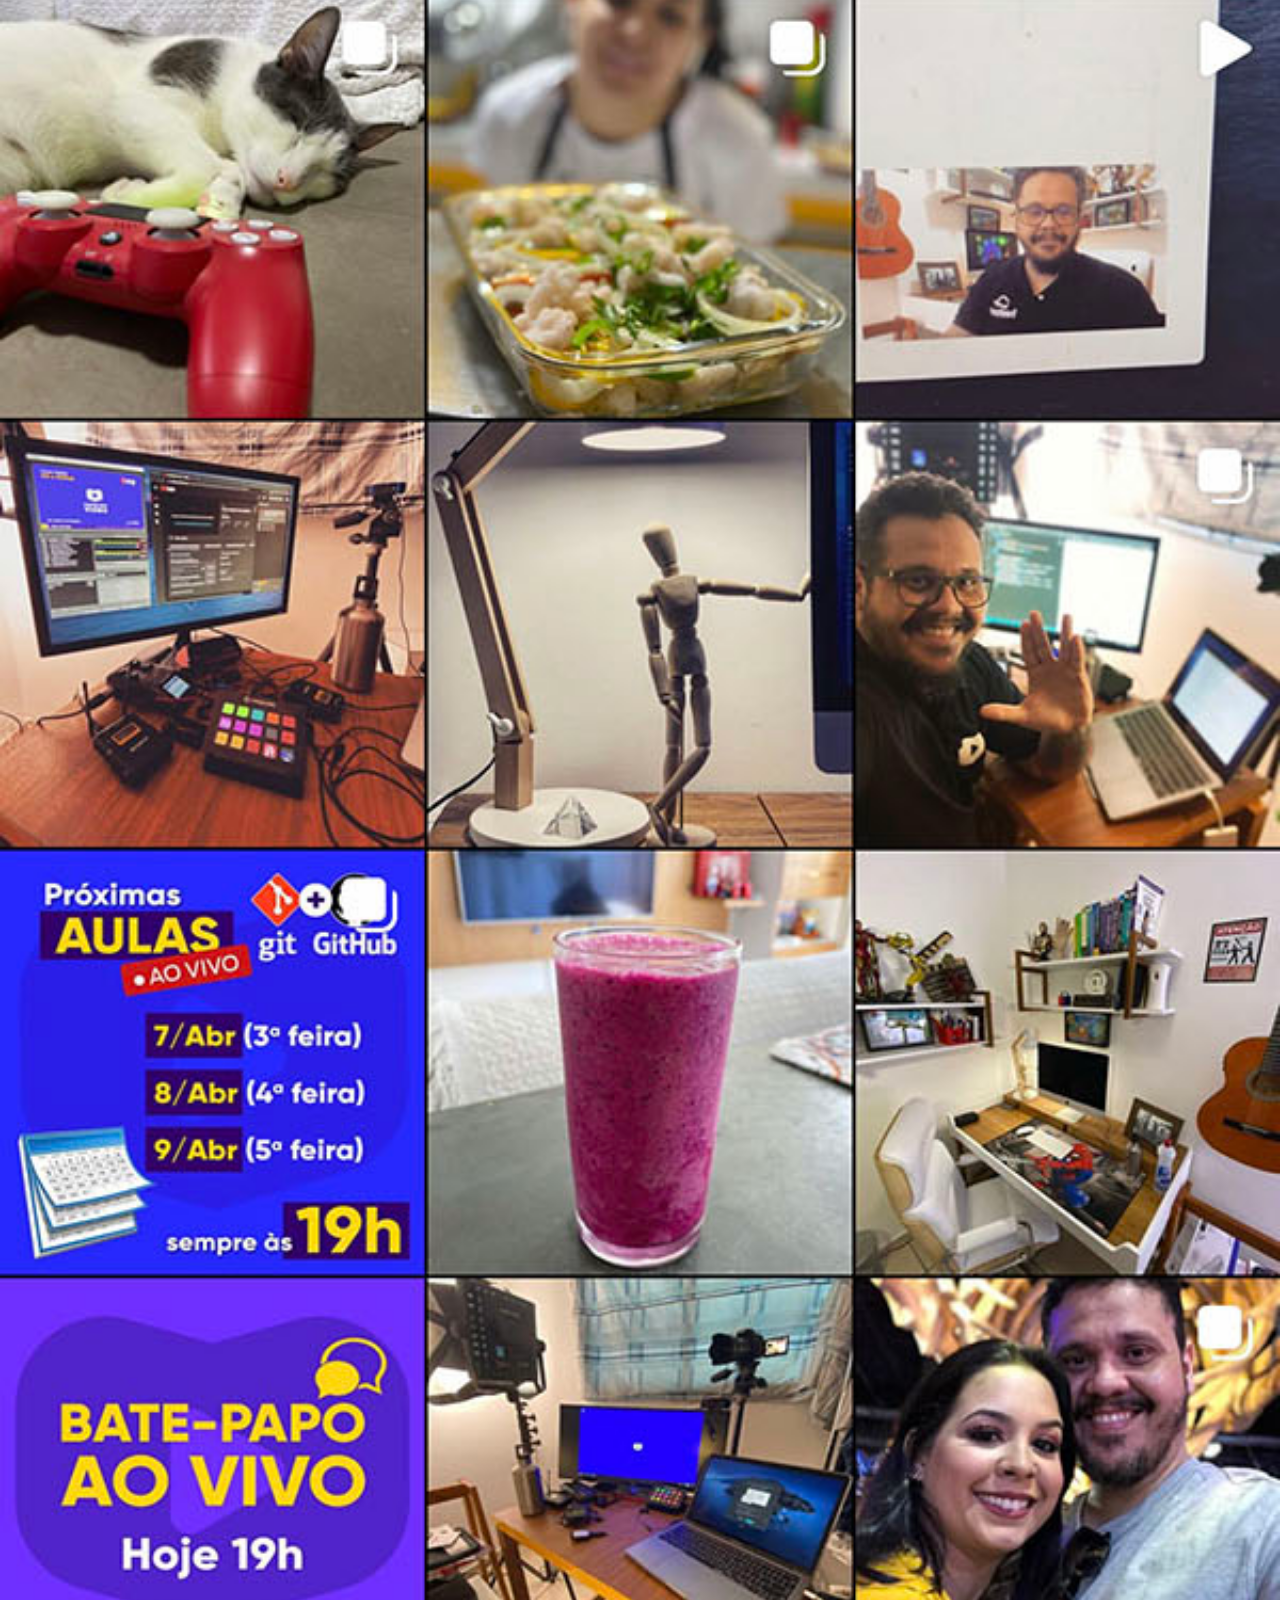
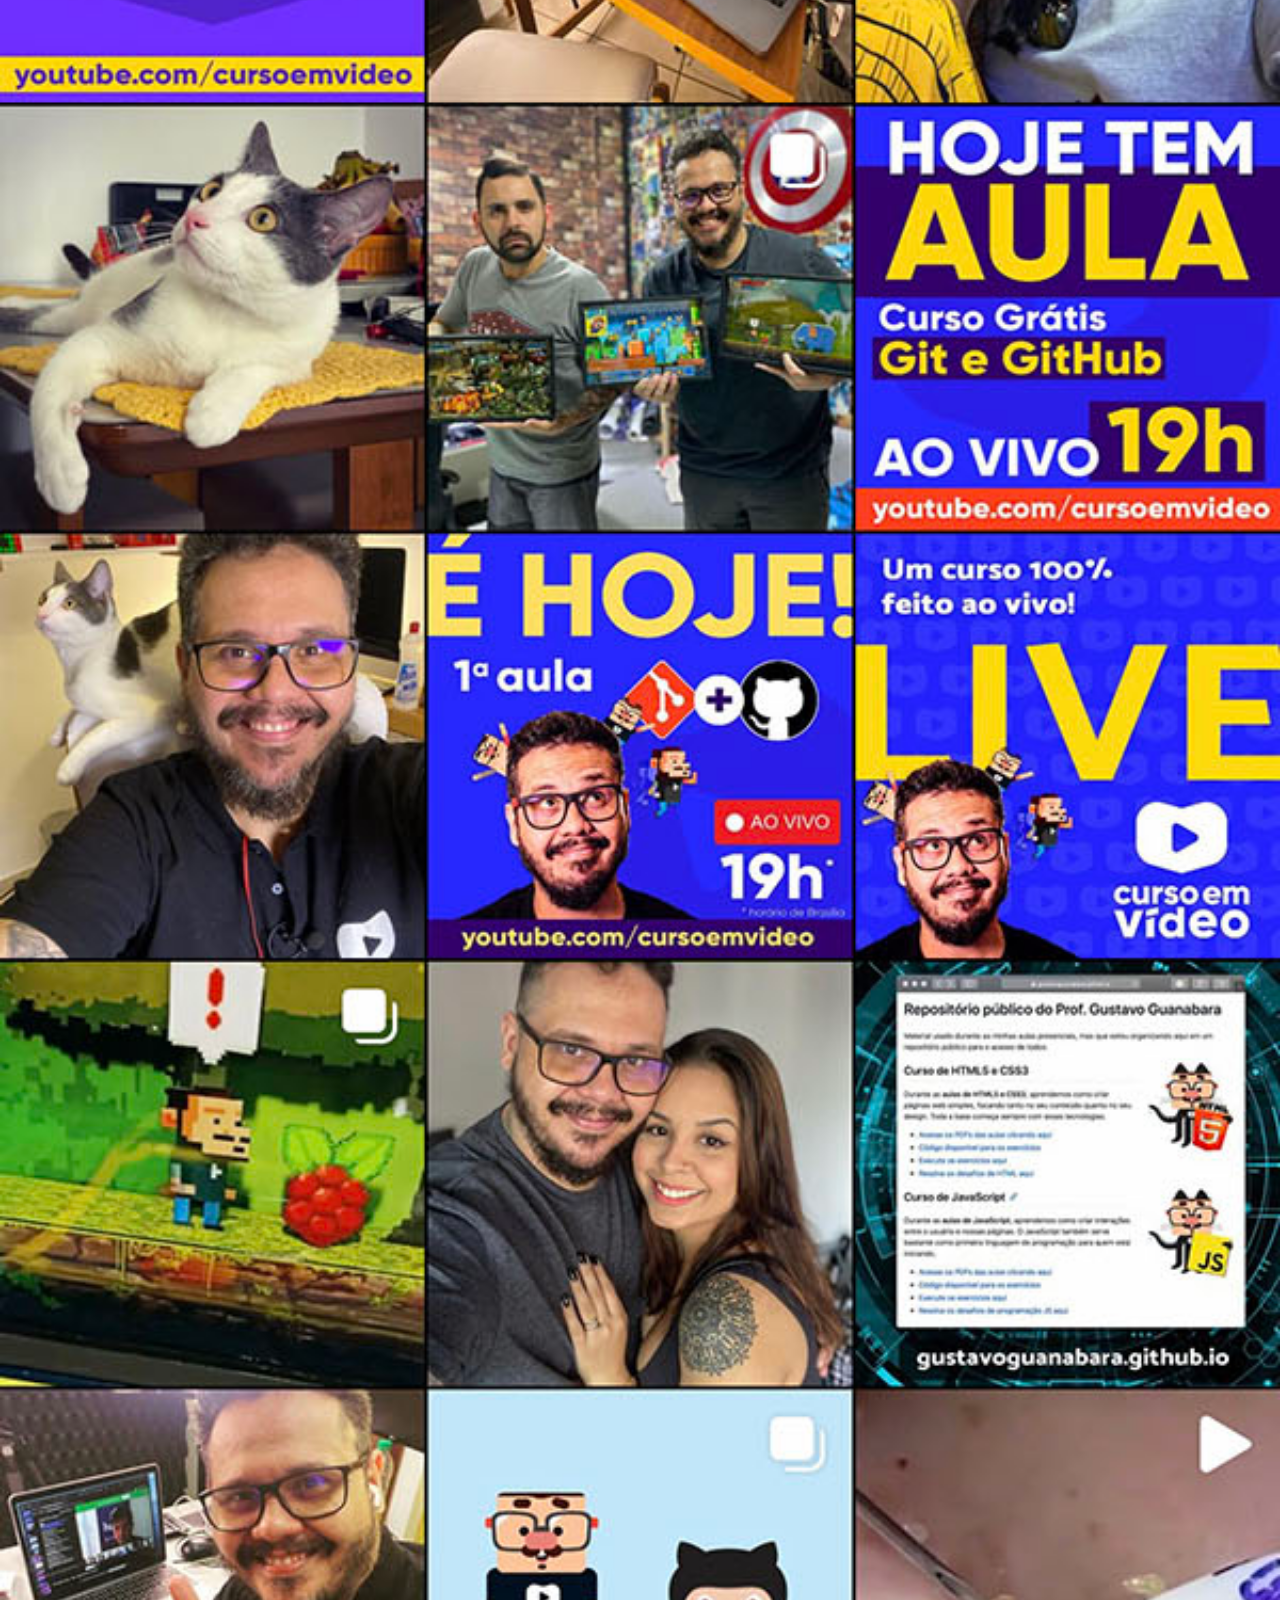
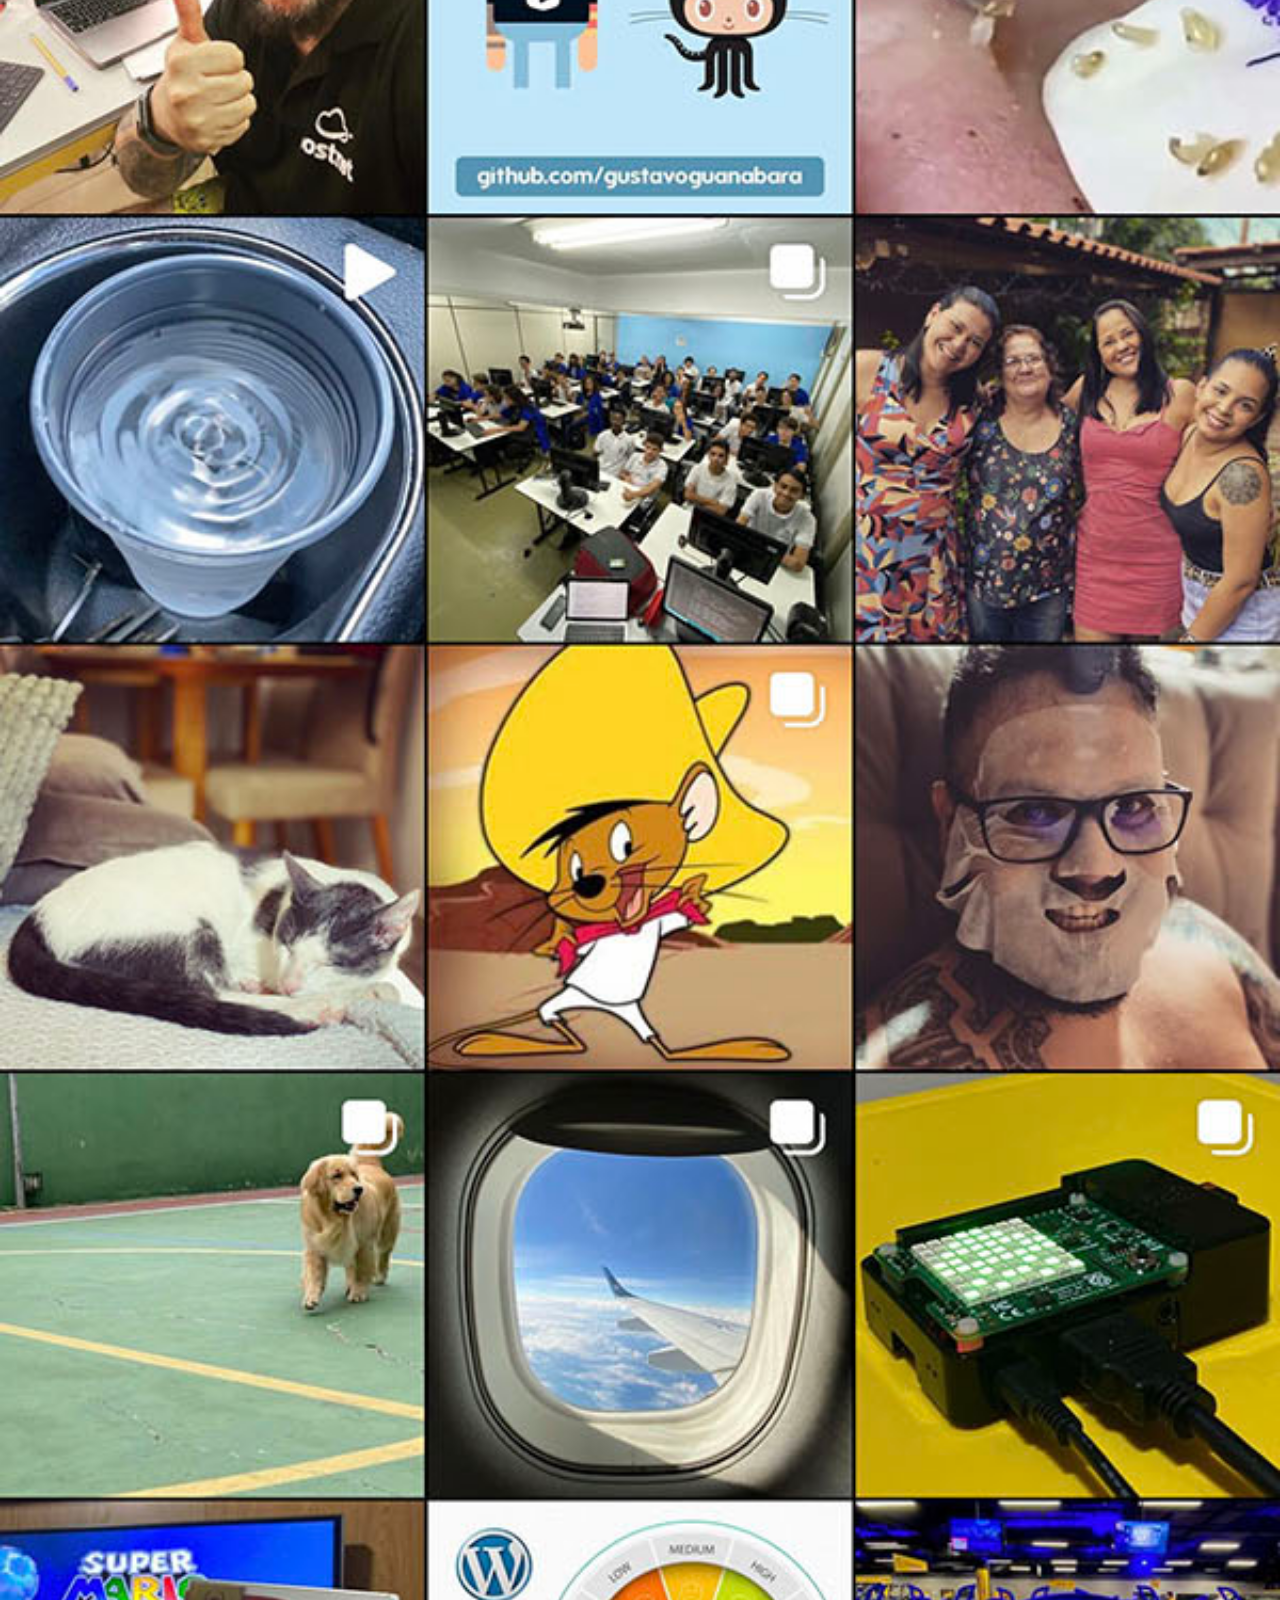
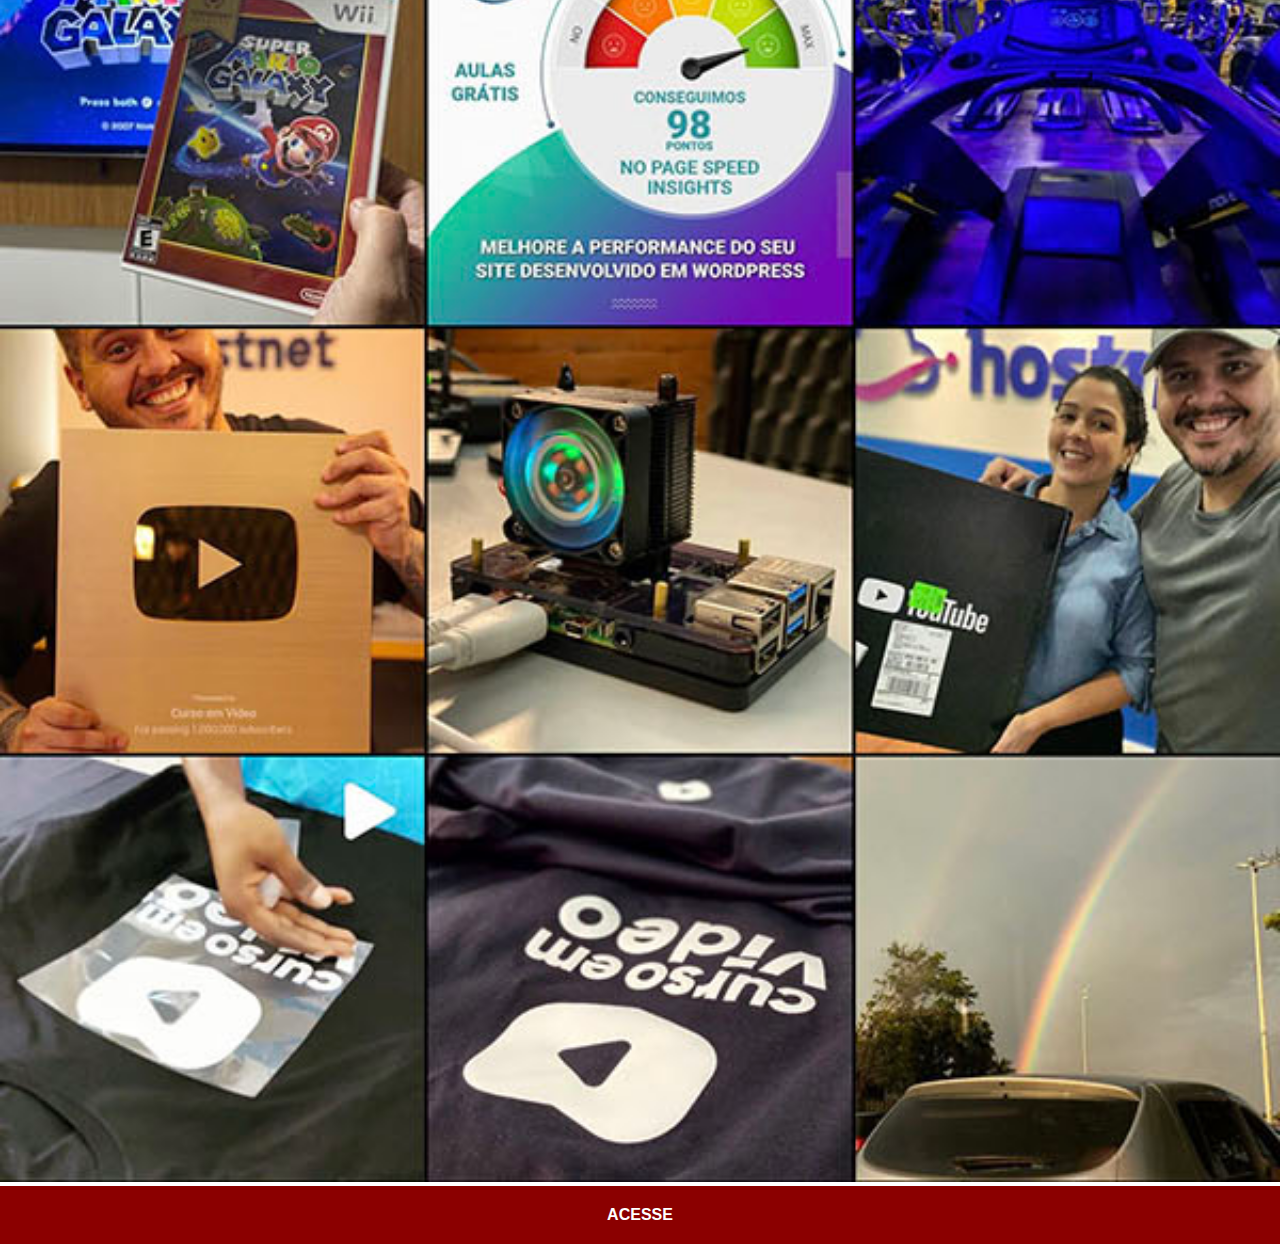
<file: instagram.html>
<!DOCTYPE html>
<html lang="pt-br">
<head>
    <meta charset="UTF-8">
    <meta name="viewport" content="width=device-width, initial-scale=1.0">
    <title>instagram</title>
    <link rel="stylesheet" href="estilos/social.css">
</head>
<body>
    <img src="imagens/tela-instagram.jpg" alt="instagram">
    <a href="https://www.instagram.com/gustavoguanabara/" target="_blank">ACESSE</a>
</body>
</html>
</file>
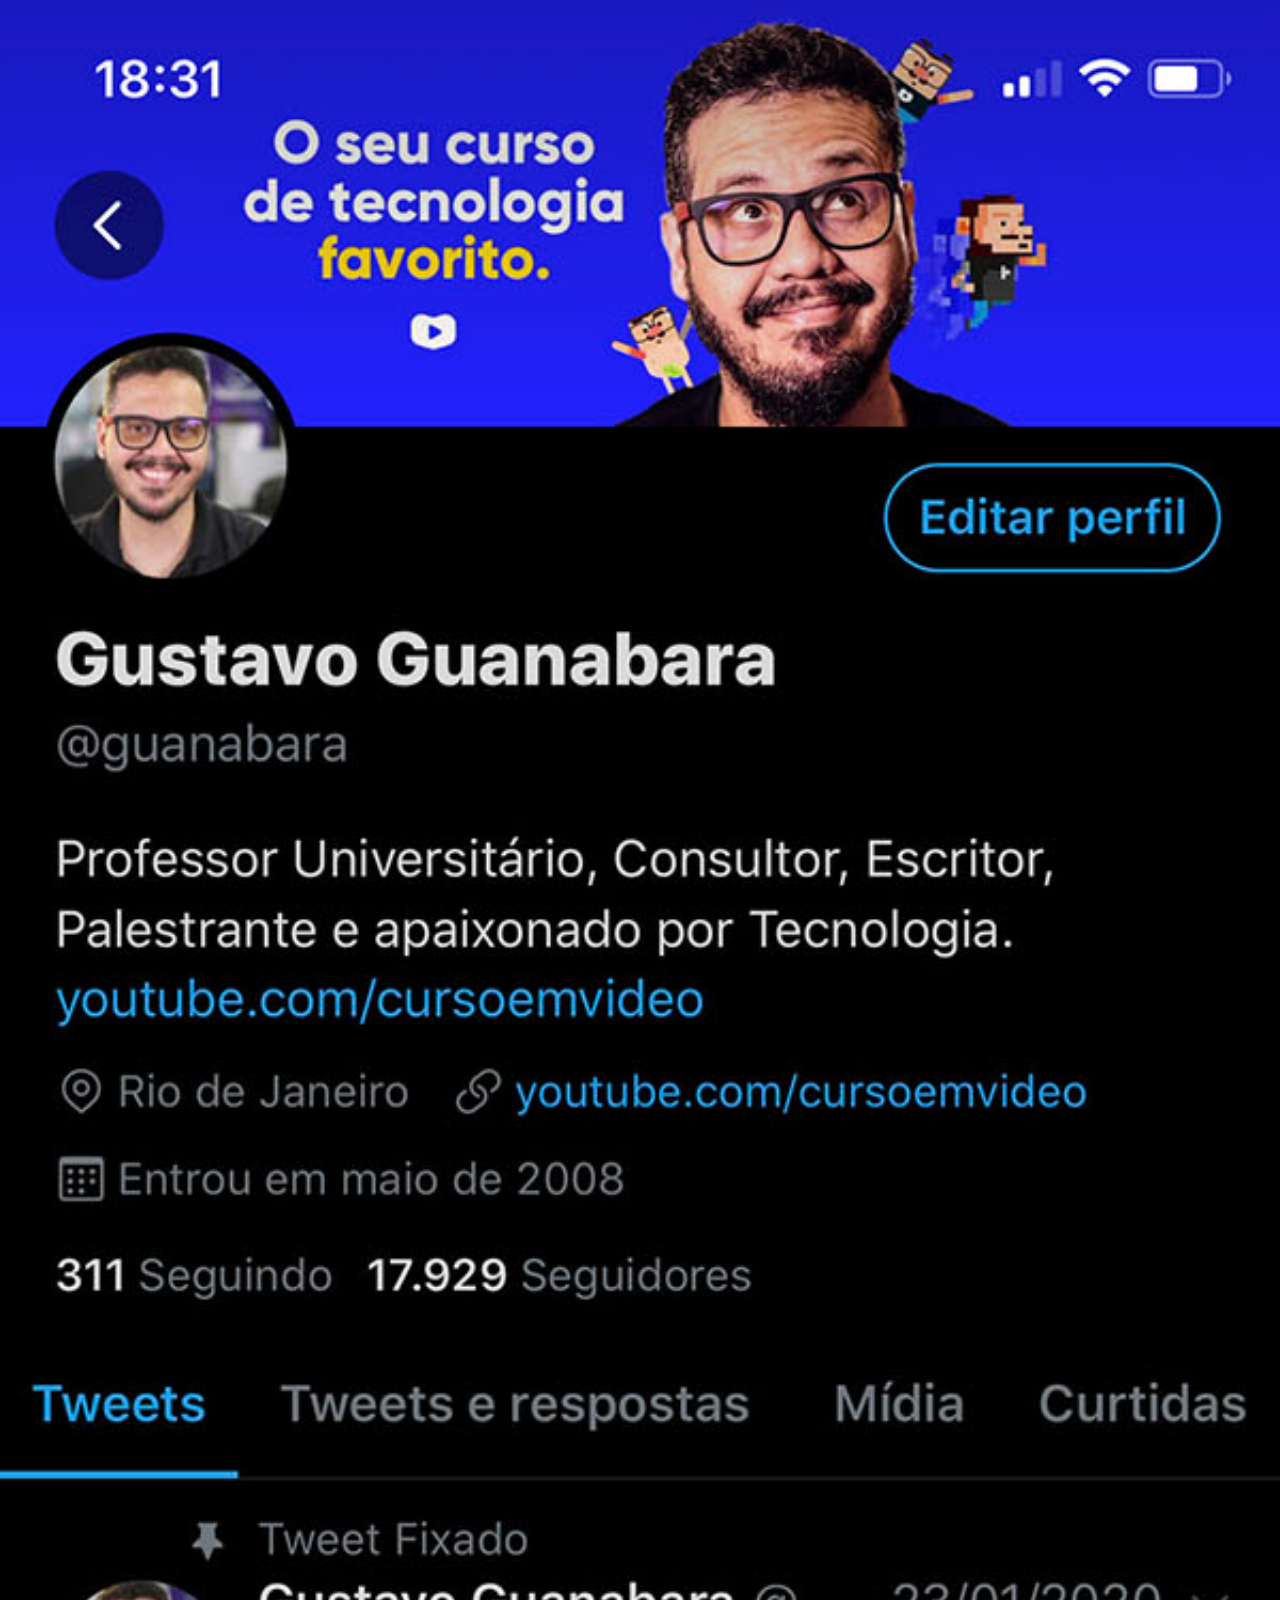
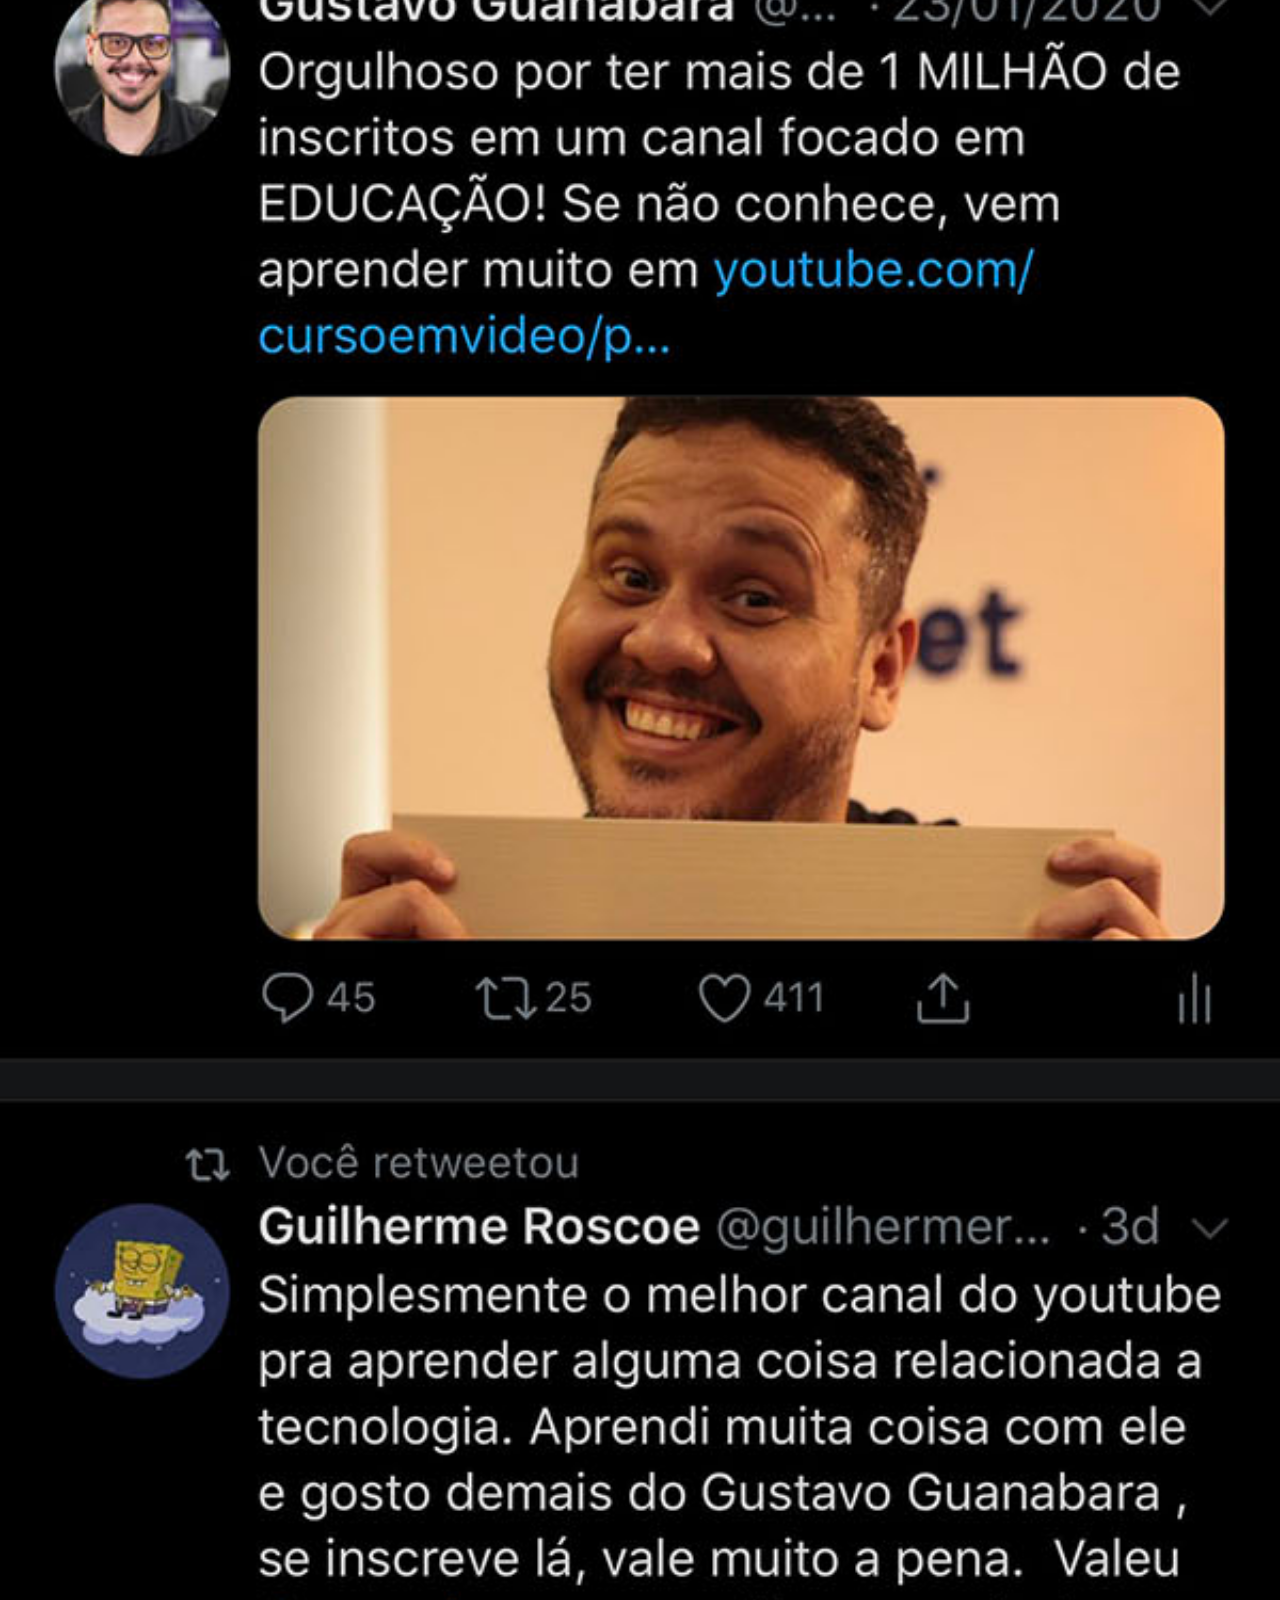
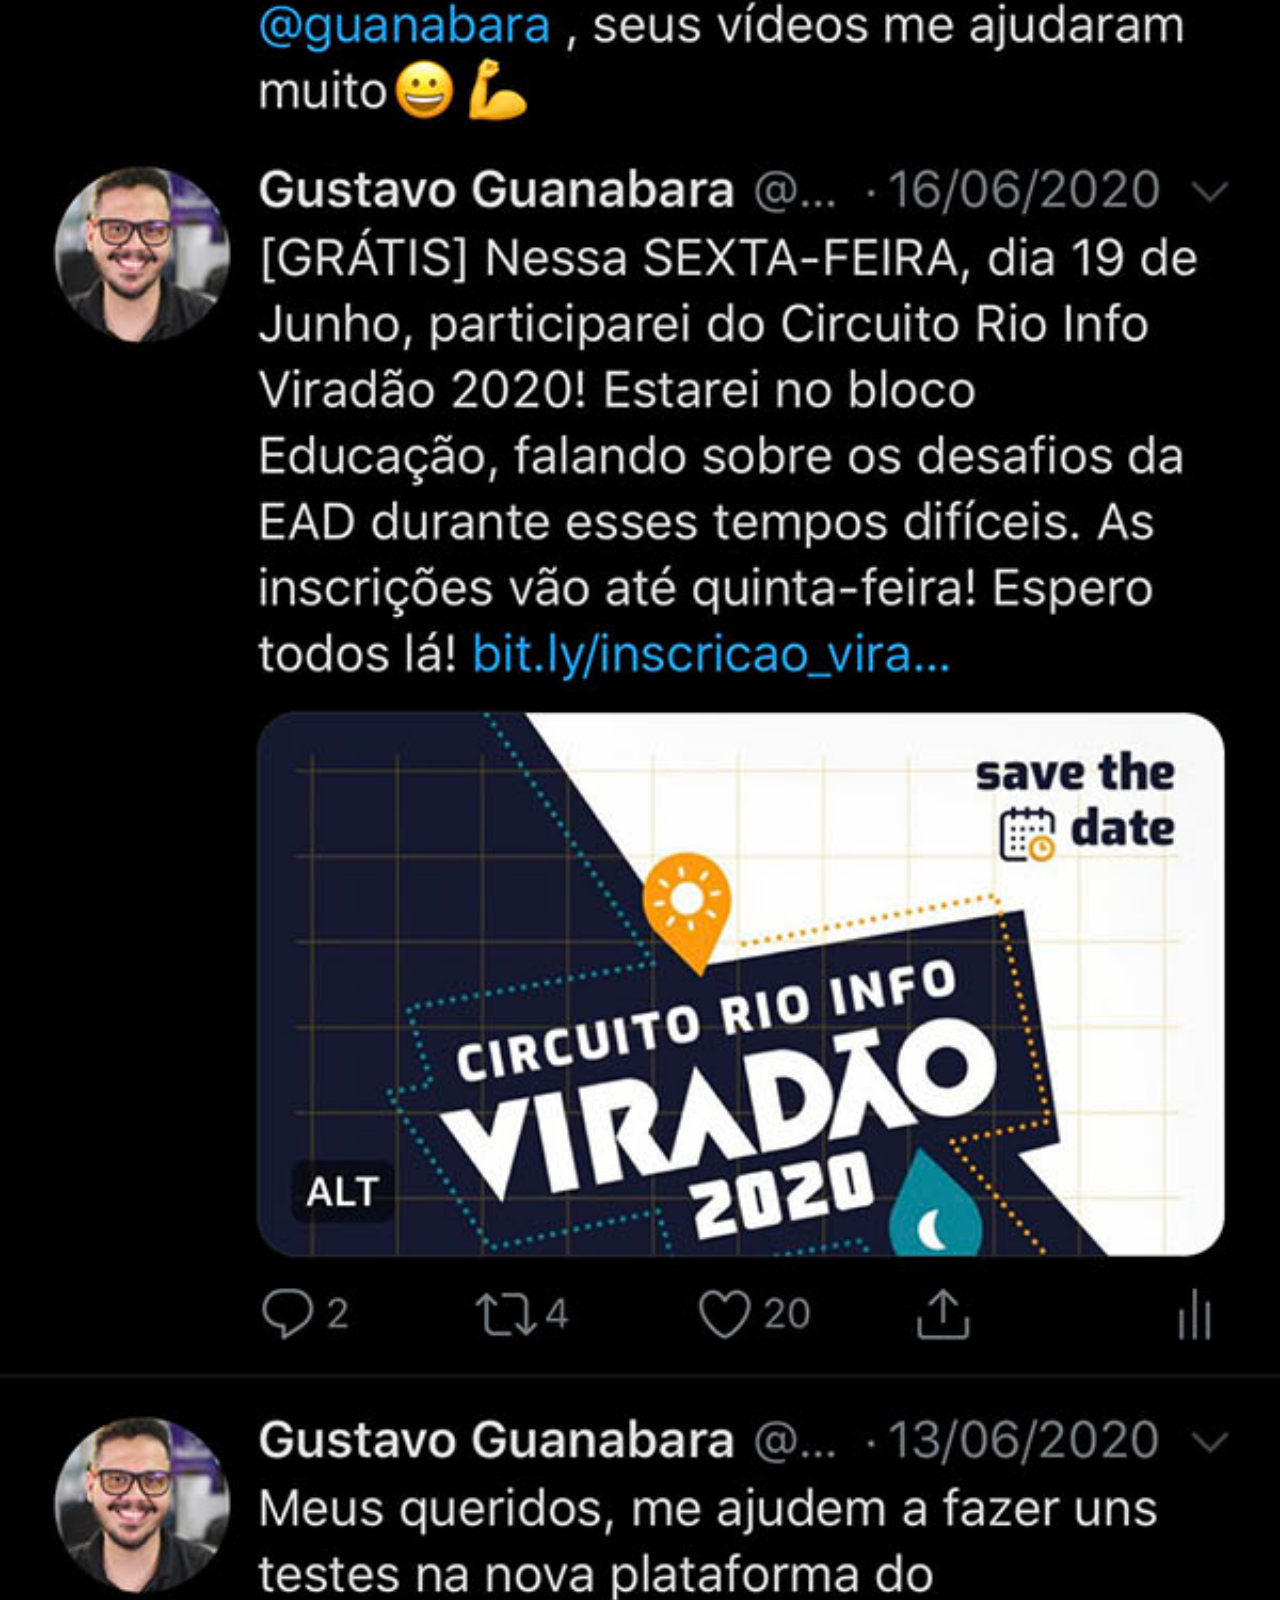
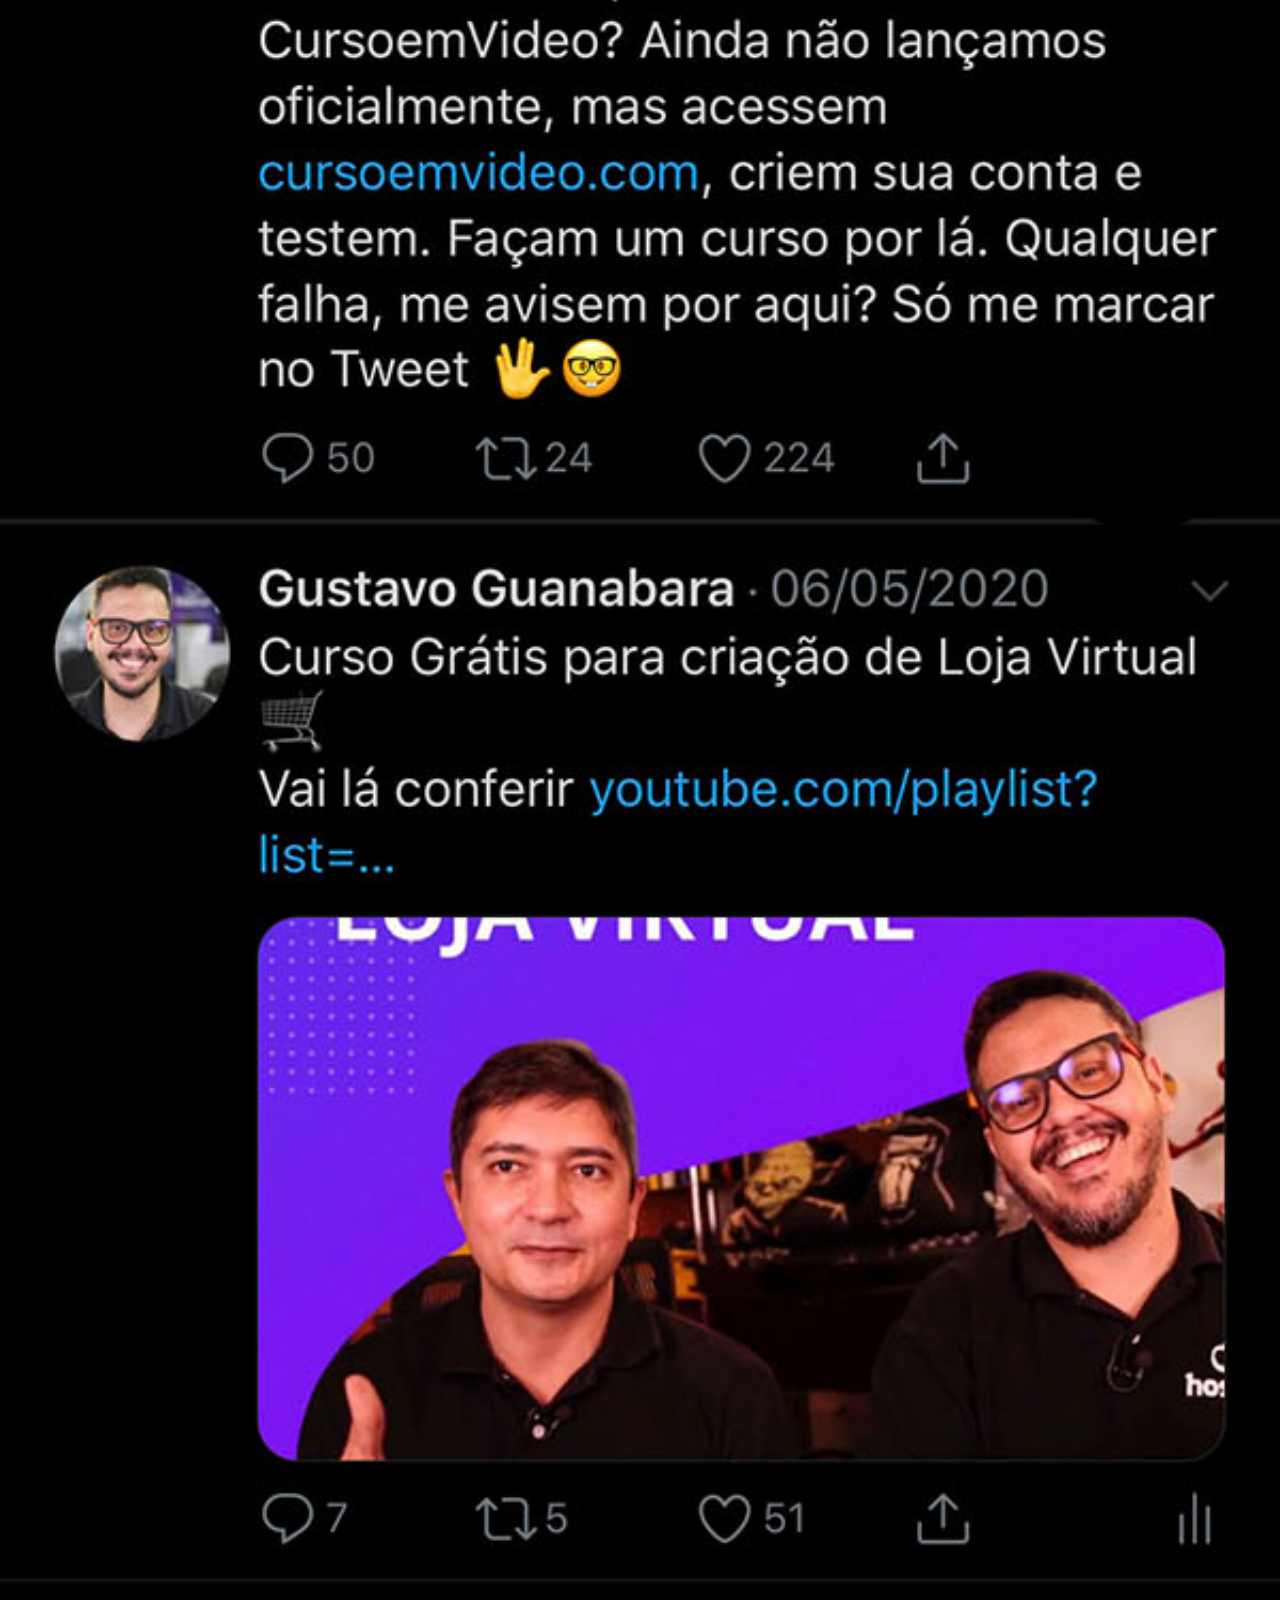
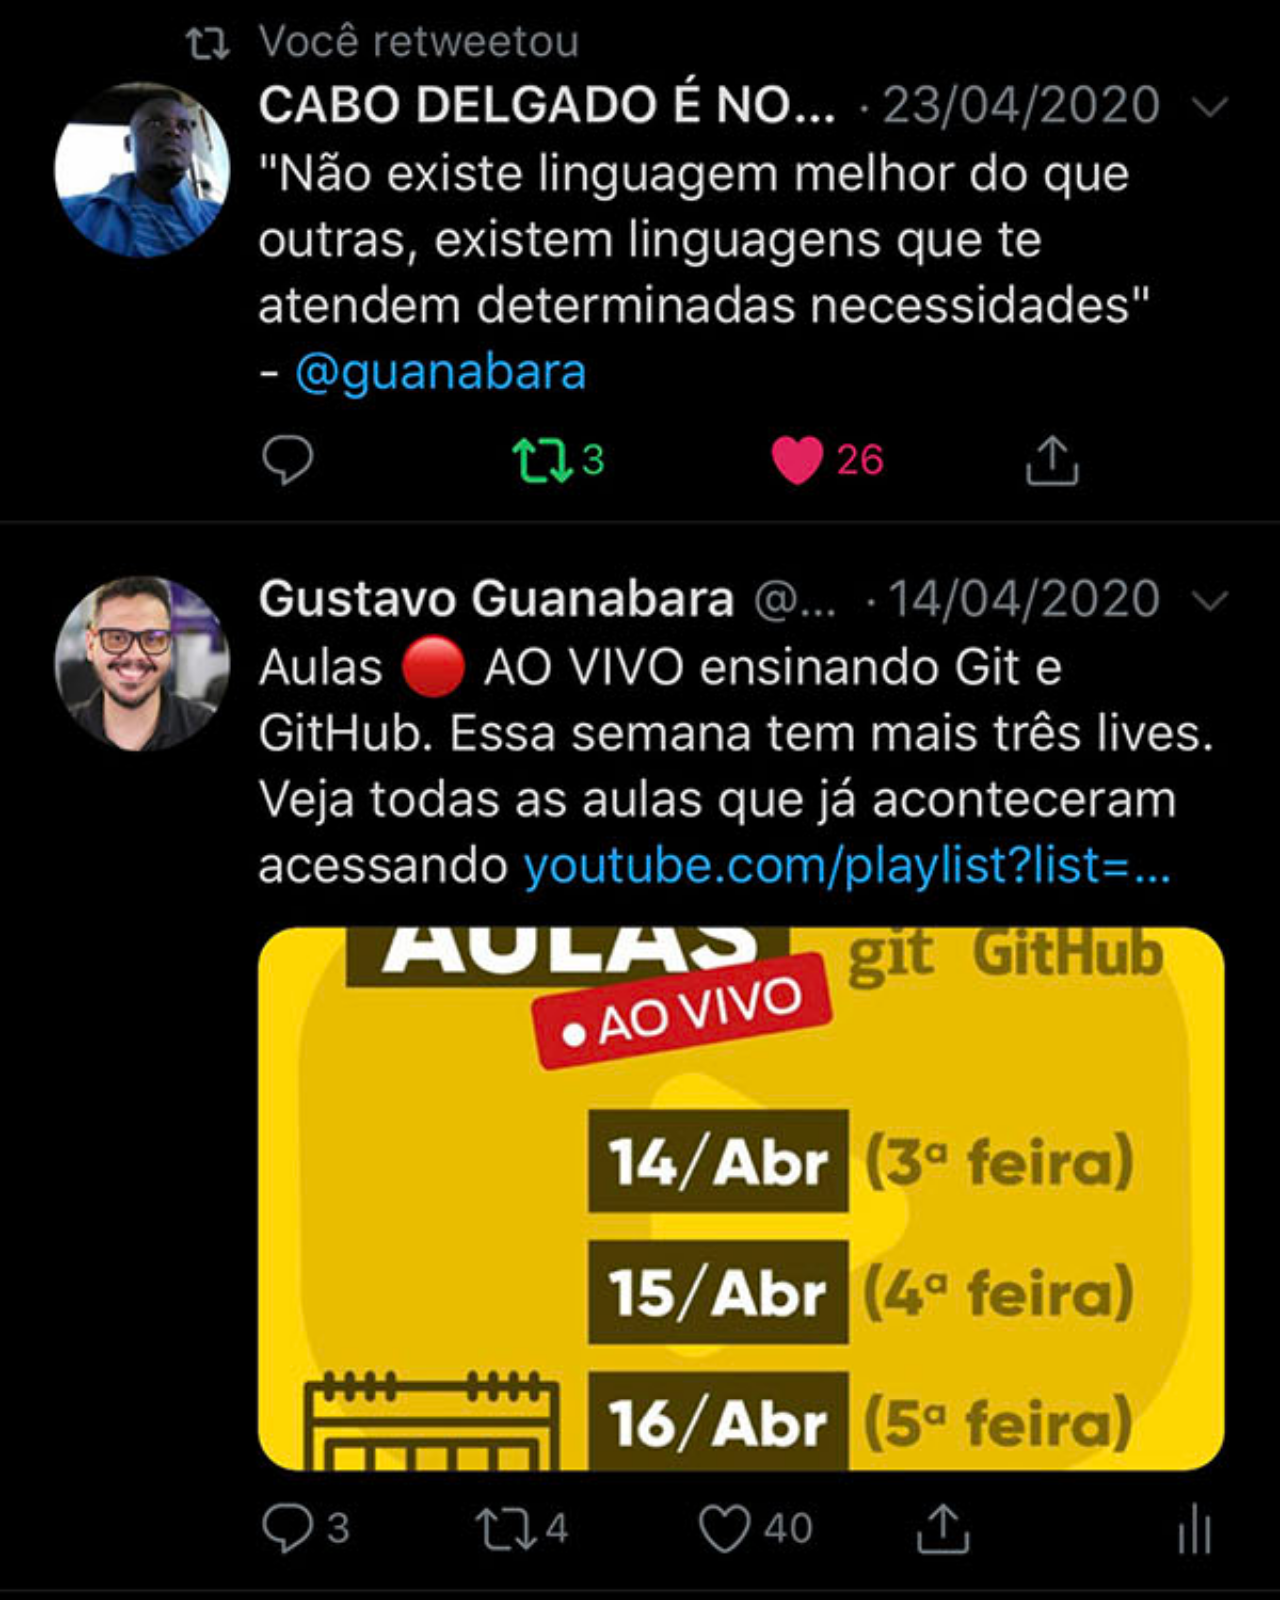
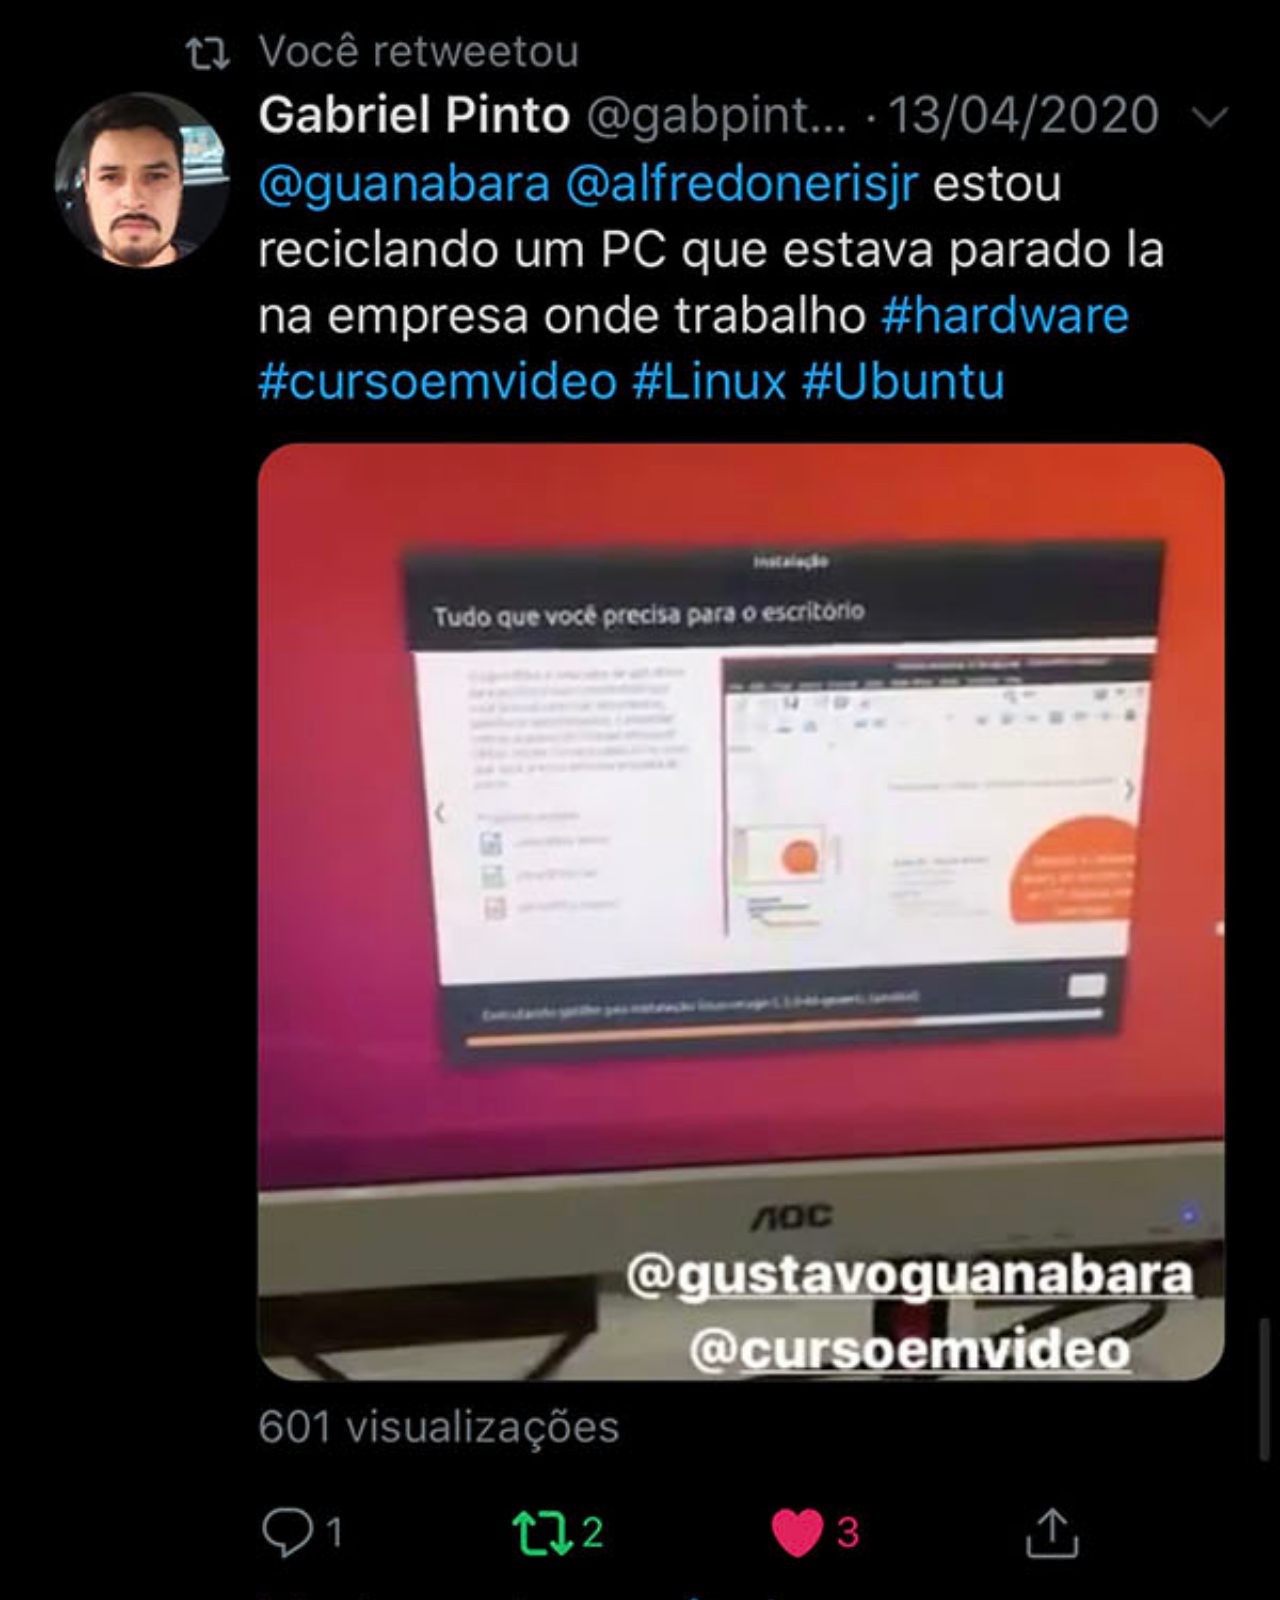
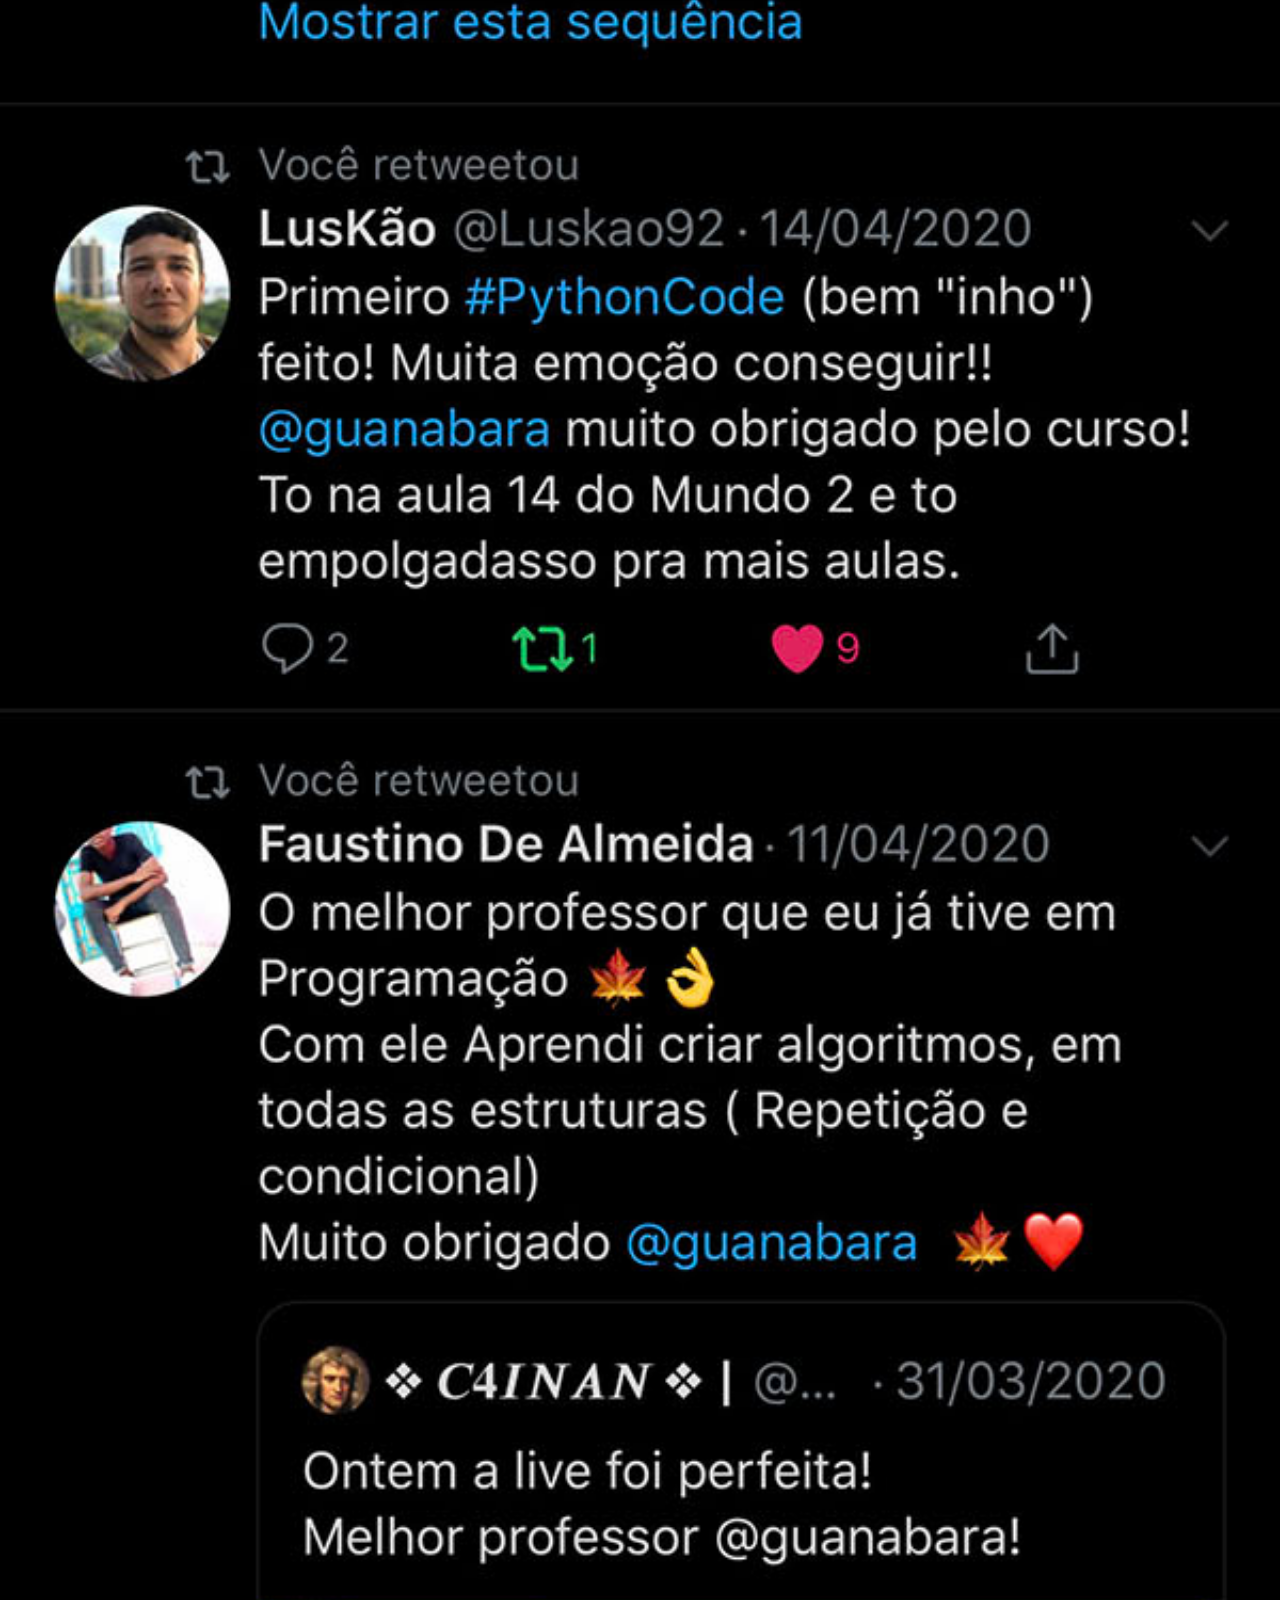
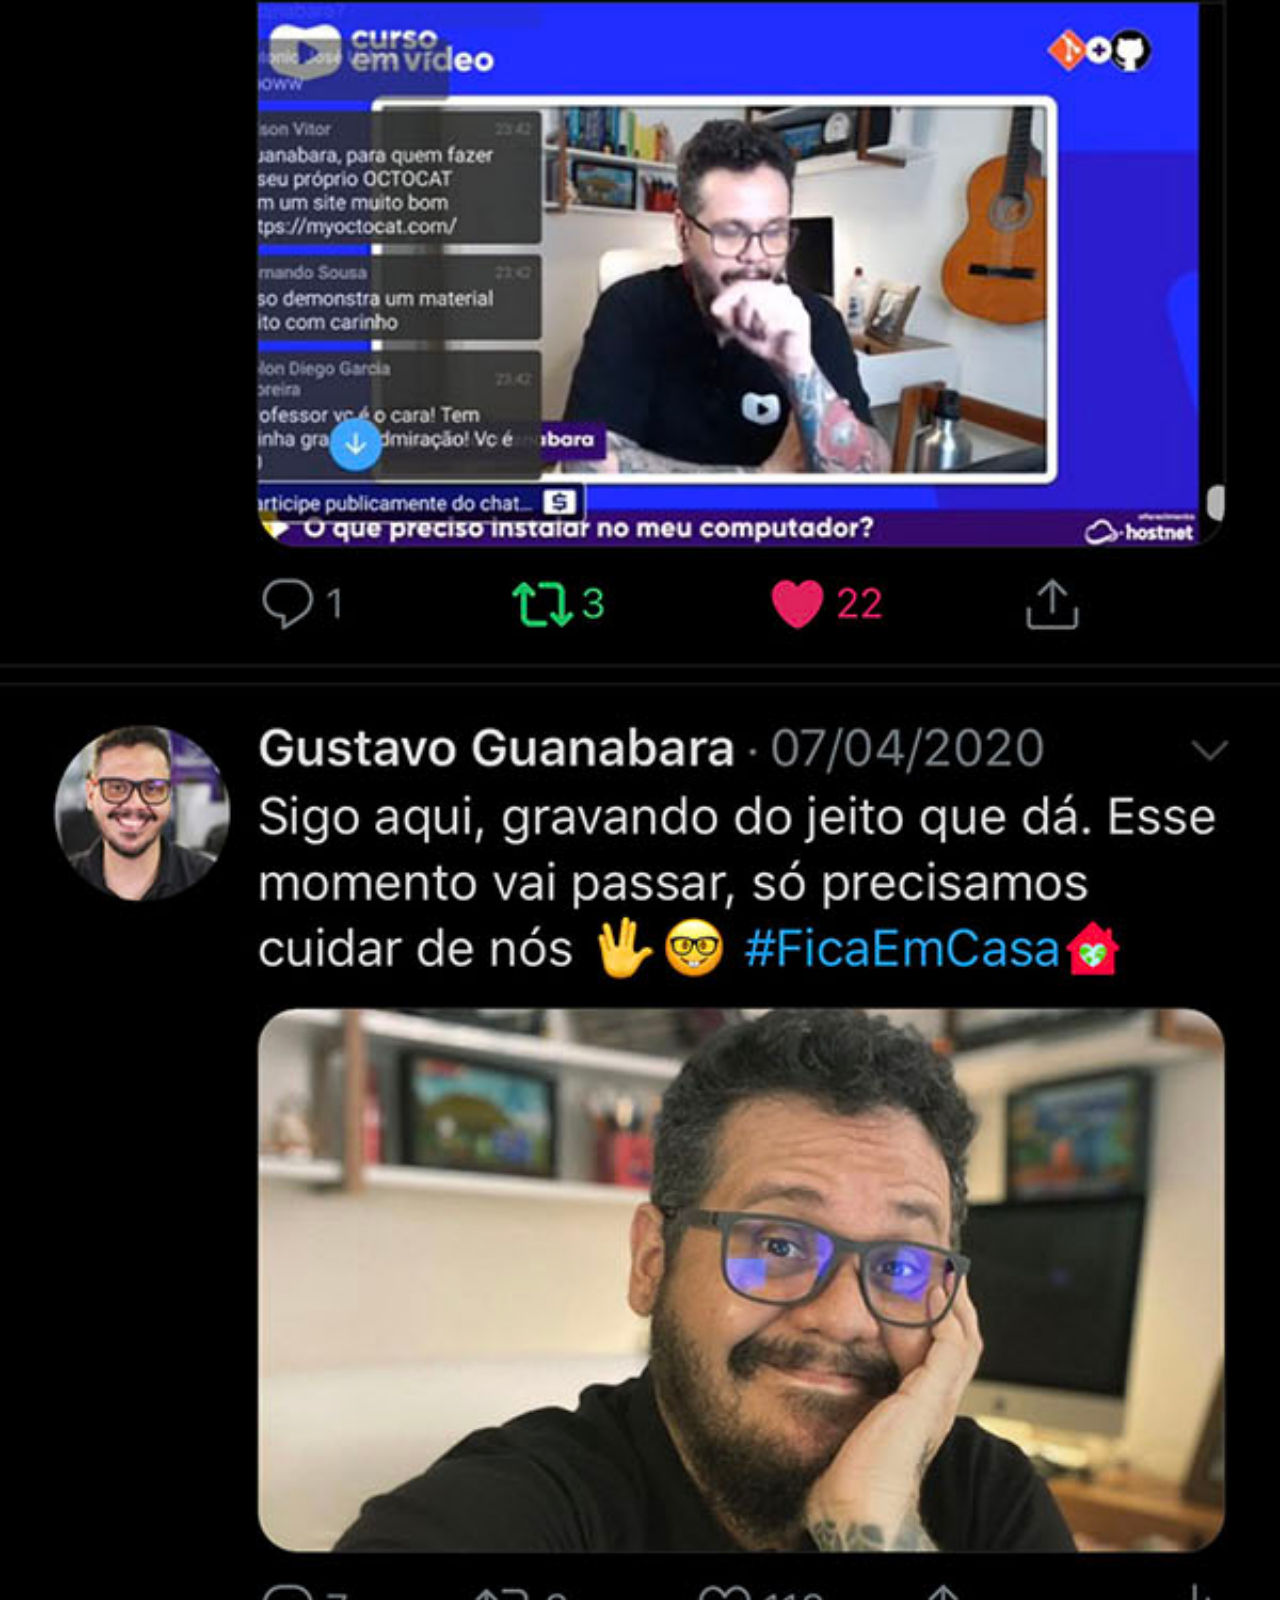
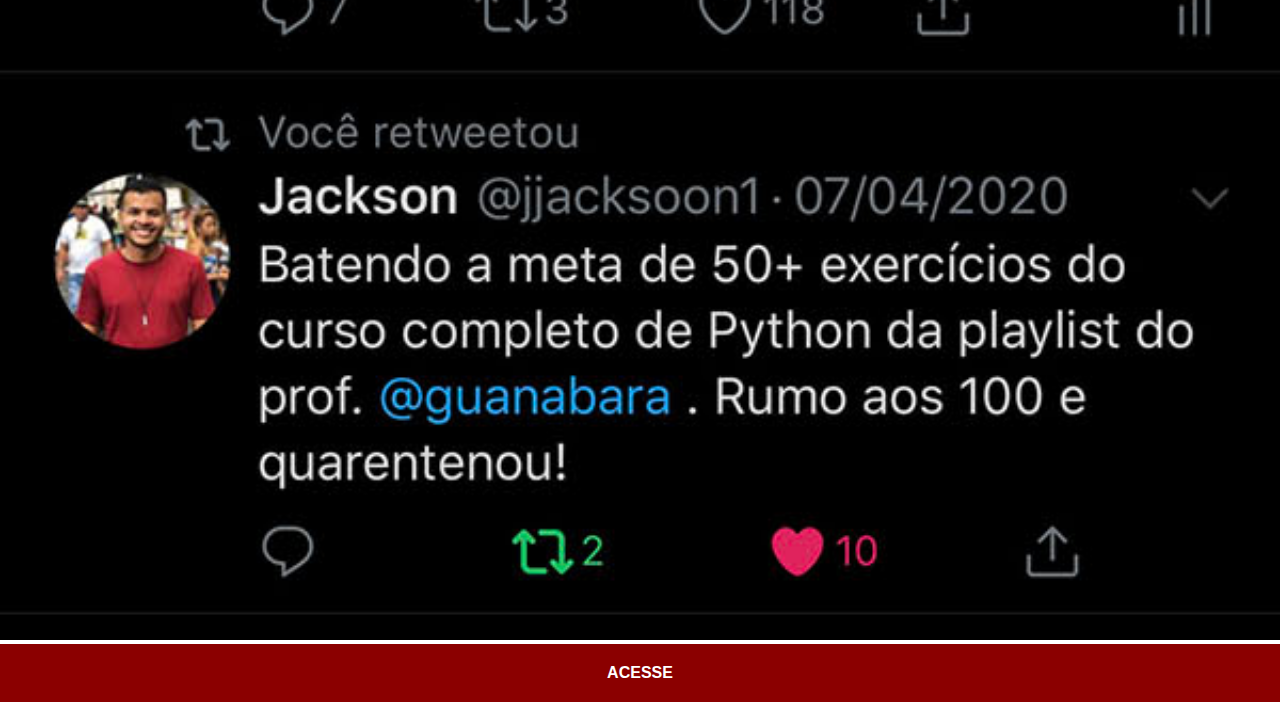
<file: twitter.html>
<!DOCTYPE html>
<html lang="pt-br">
<head>
    <meta charset="UTF-8">
    <meta name="viewport" content="width=device-width, initial-scale=1.0">
    <title>twitter</title>
    <link rel="stylesheet" href="estilos/social.css">
</head>
<body>
    <img src="imagens/tela-twitter.jpg" alt="twitter">
    <a href="https://twitter.com/guanabara" target="_blank">ACESSE</a>
</body>
</html>
</file>
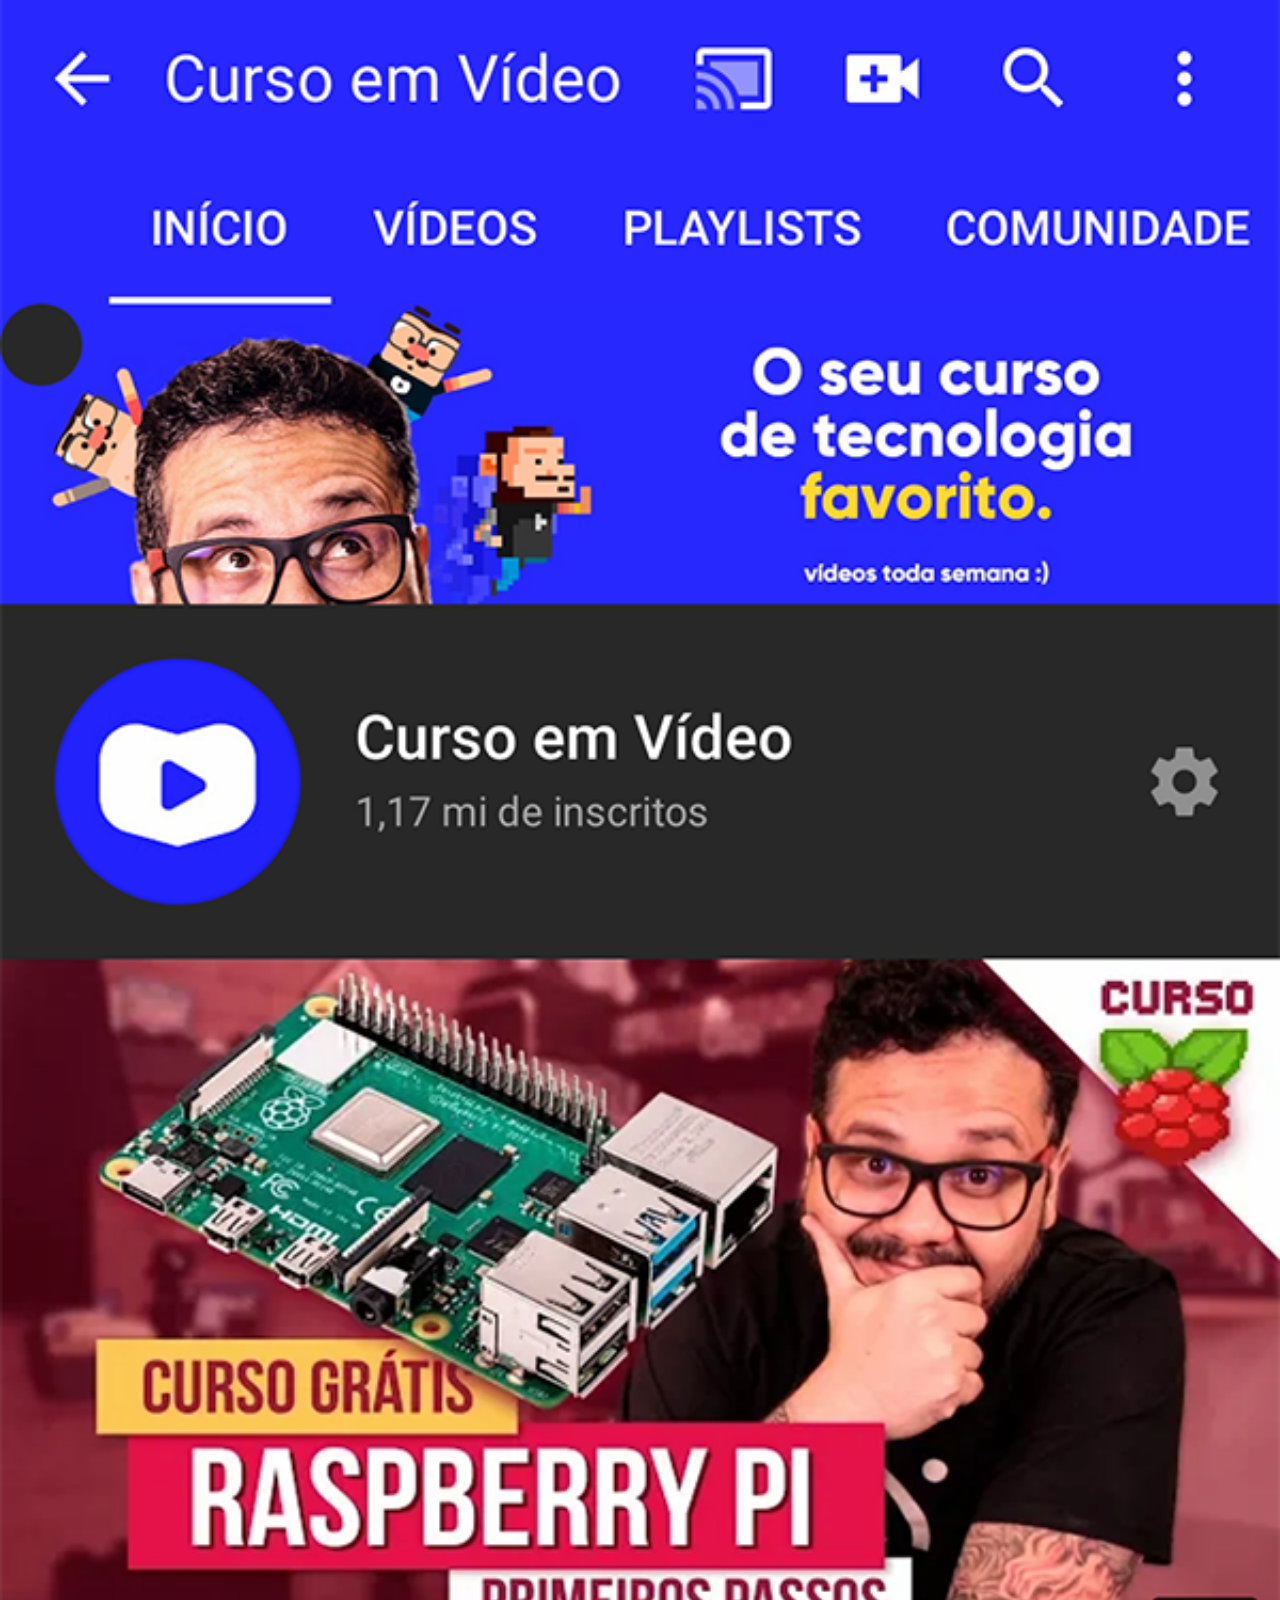
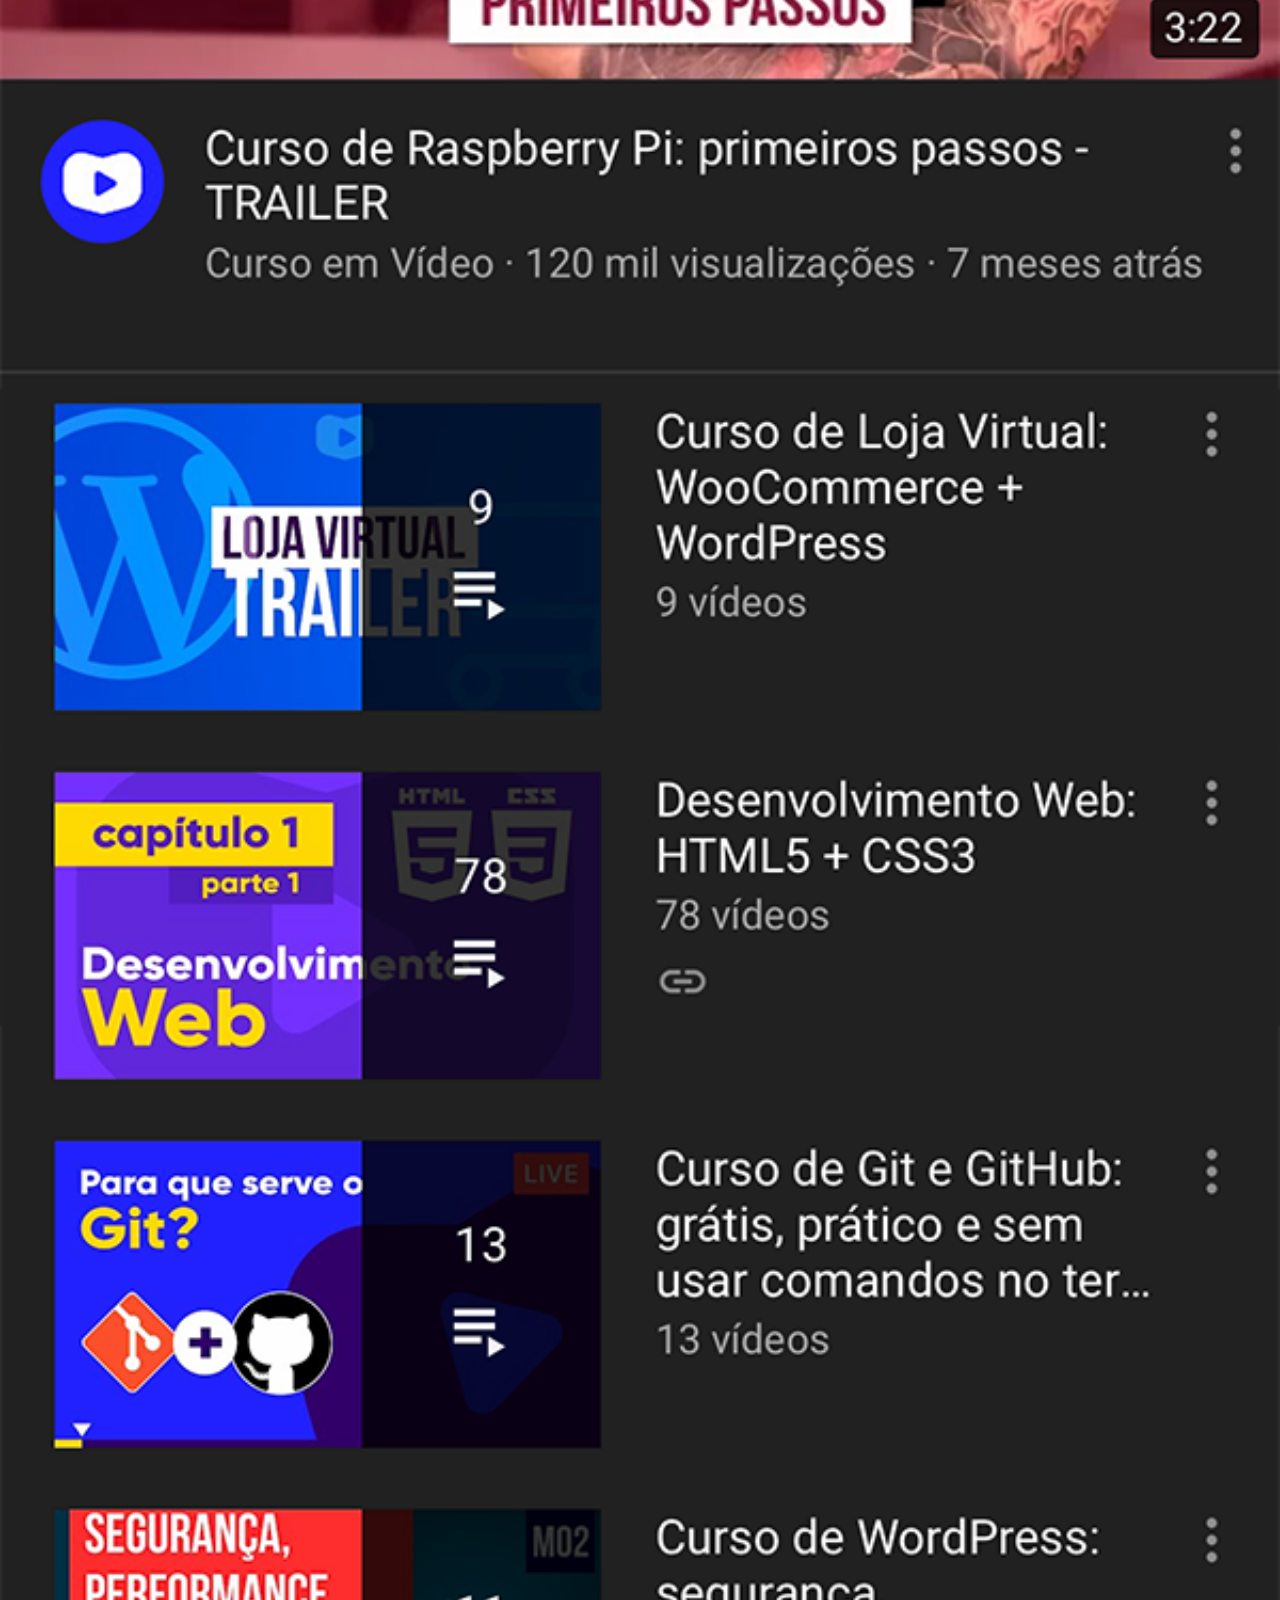
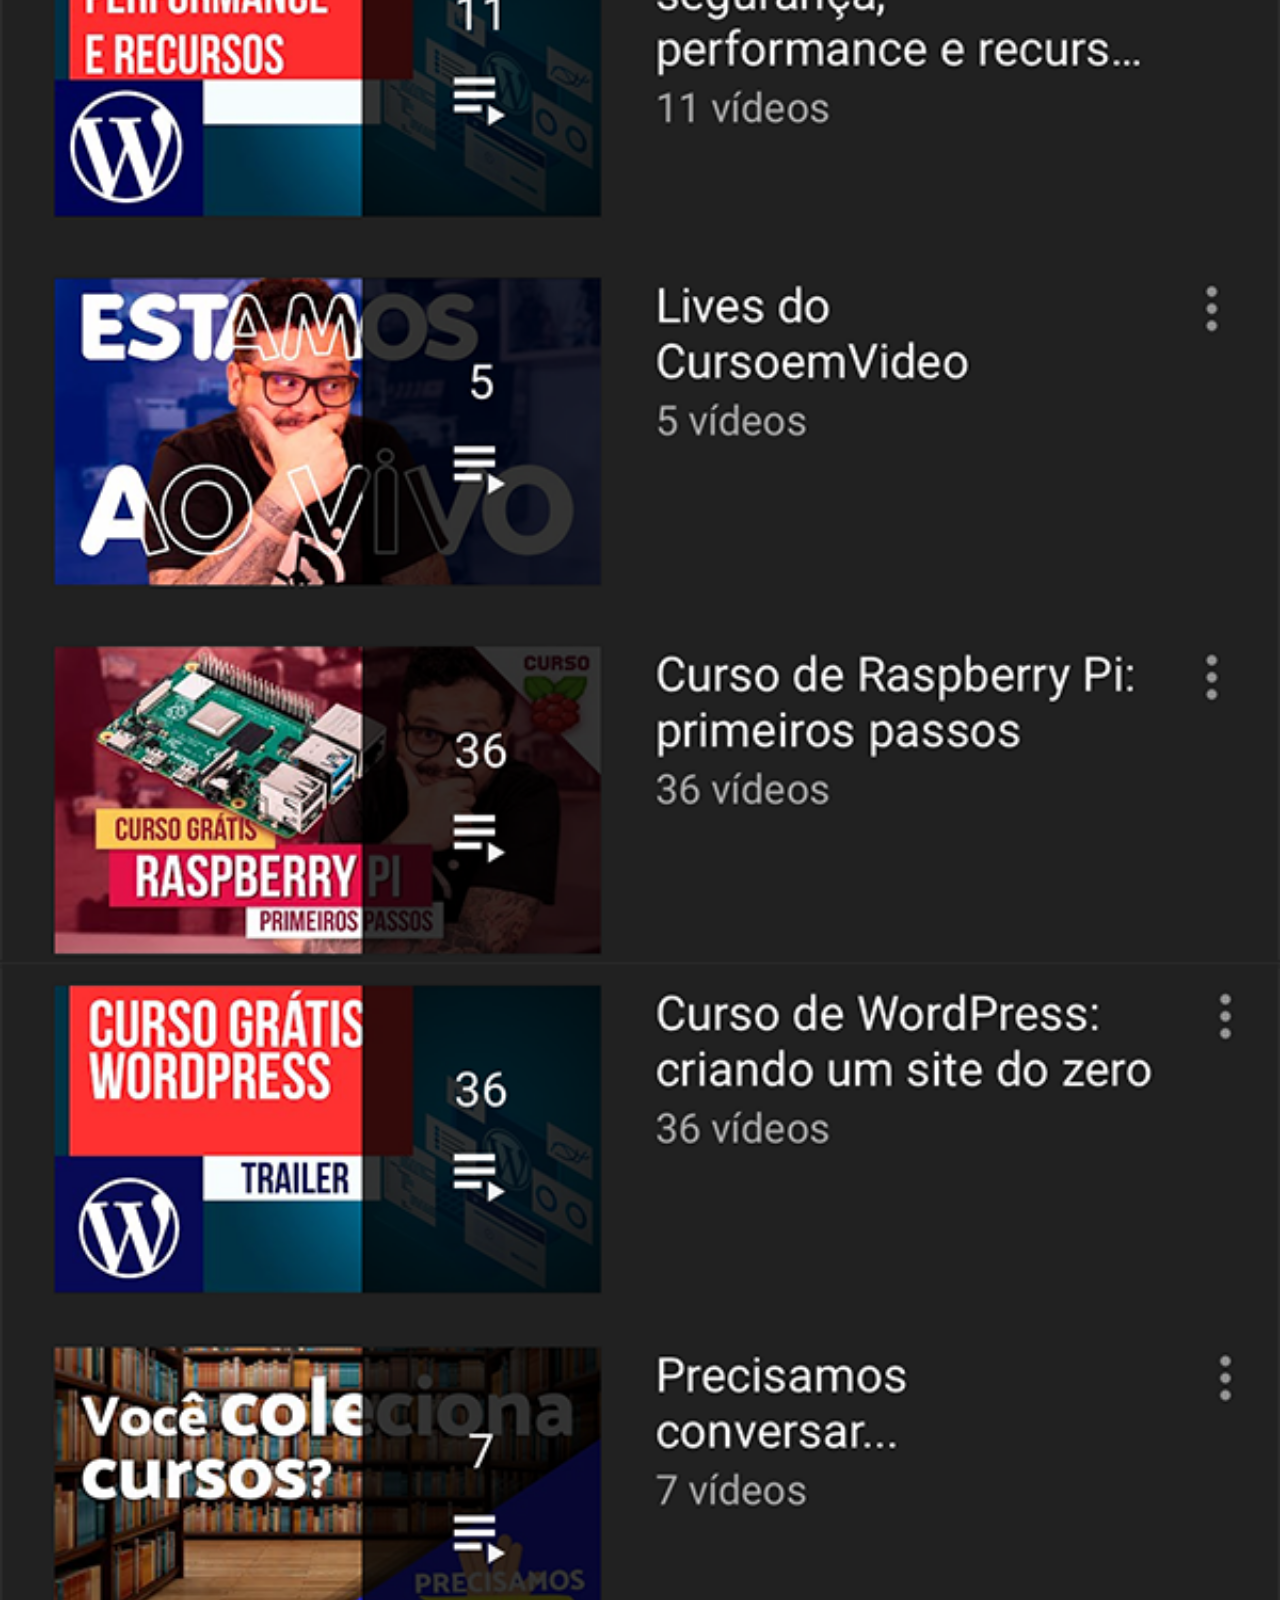
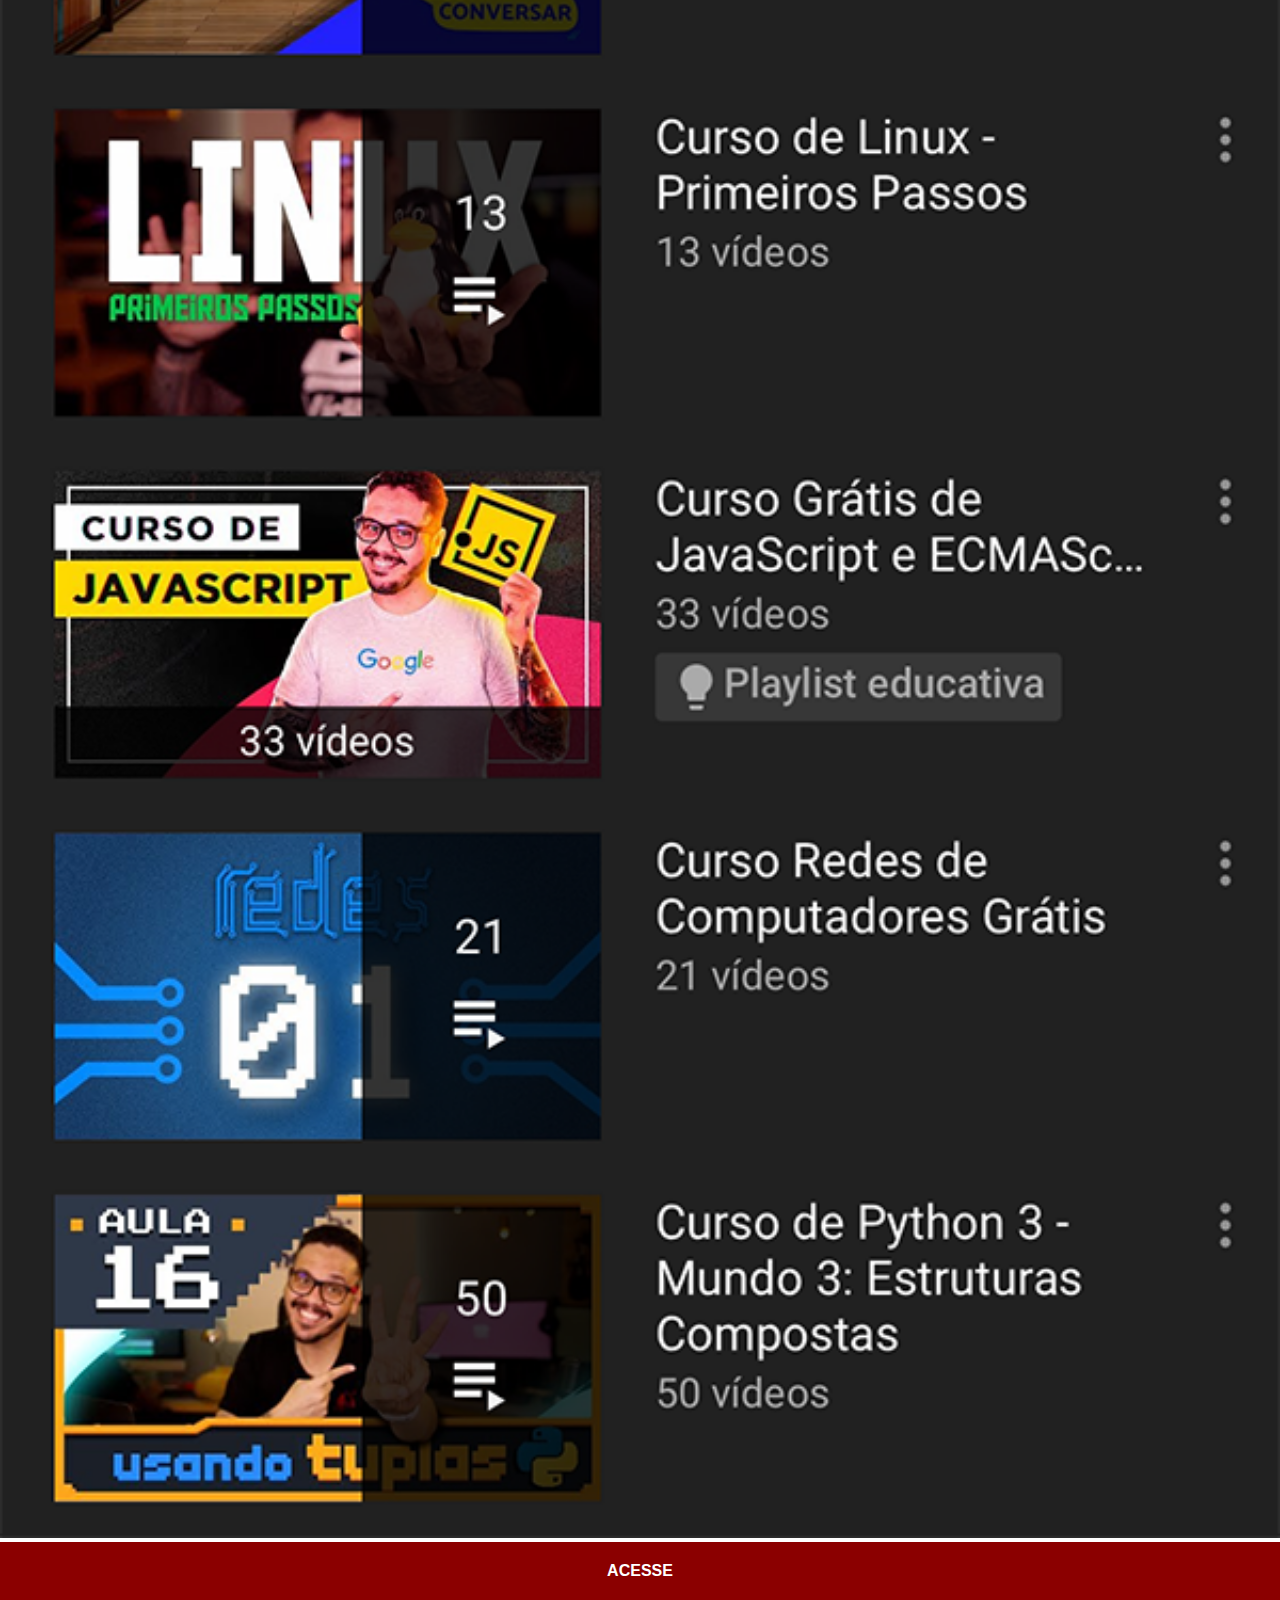
<file: youtube.html>
<!DOCTYPE html>
<html lang="pt-br">
<head>
    <meta charset="UTF-8">
    <meta name="viewport" content="width=device-width, initial-scale=1.0">
    <title>youtube</title>
    <style>
        * {
            margin: 0px;
            padding: 0px;
            font-family: Arial, Helvetica, sans-serif;
        }
        ::-webkit-scrollbar {
            height: 0px;    /*pra tirar barra de rolagem*/
            width: 0px;
        } 
        img {
            width: 100vw;
        }
        a {
            display: block; /*pro link ficar embaixo da imagem e não do lado, em uma configuração inline*/
            background-color: darkred;
            color: white;
            text-align: center;
            padding: 20px;
            font-weight: bolder;
            text-decoration: none;
        }
    </style>
</head>
<body>
    <img src="imagens/tela-youtube.png" alt="youtube">
    <a href="https://www.youtube.com/user/cursoemvideo/playlists" target="_blank">ACESSE</a>
</body>
</html>
</file>
<file: estilos/style.css>
@charset "UTF-8"

* {
    margin: 0px;
    padding: 0px;
    font-family: Verdana, Geneva, Tahoma, sans-serif;
}

html, body {
    height: 100vh;
    white: 100vh;
    background-color: cornflowerblue;
    background: url('../imagens/fundo-madeira.jpg') no-repeat top center;
    background-size: cover;
    background-attachment: fixed;
}
main {
    height: 100vh;
    position: relative;
}
section#telefone {
    height: 627px;
    width: 311px;
    position: absolute;
    top: 50%;
    left: 50%;
    transform: translate(-50%,-50%);
    background: url('../imagens/frame-iphone.png') no-repeat;
}
iframe#tela {
    position: relative;
    top: 80px;
    left: 22px;
    height: 471px;
    width: 269px;
}
section#redes-sociais {
    text-align: right; /*eu não teria pensado nisso pq não tem texto*/
}
/*ou section#redes-sociais img { */
section#redes-sociais > a > img{
    width: 50px;
    margin: 10px;
    border-radius: 50%;
    box-shadow: 2px 2px 5px rgba(0, 0, 0, 0.463);
    box-sizing: border-box;
}
section#redes-sociais > a > img:hover{
    border: 2px solid white;
    transform: translate(-3px,-3px);
    transition: transform 0.3s, border 0.2s;
}
</file>
<file: estilos/social.css>
@charset "UTF-8";

* {
    margin: 0px;
    padding: 0px;
    font-family: Arial, Helvetica, sans-serif;
}
::-webkit-scrollbar {
    height: 0px;    /*pra tirar barra de rolagem*/
    width: 0px;
} 
img {
    width: 100vw;
}
a {
    display: block; /*pro link ficar embaixo da imagem e não do lado, em uma configuração inline*/
    background-color: darkred;
    color: white;
    text-align: center;
    padding: 20px;
    font-weight: bolder;
    text-decoration: none;
}
a:hover {
    background-color: red;
}
</file>
